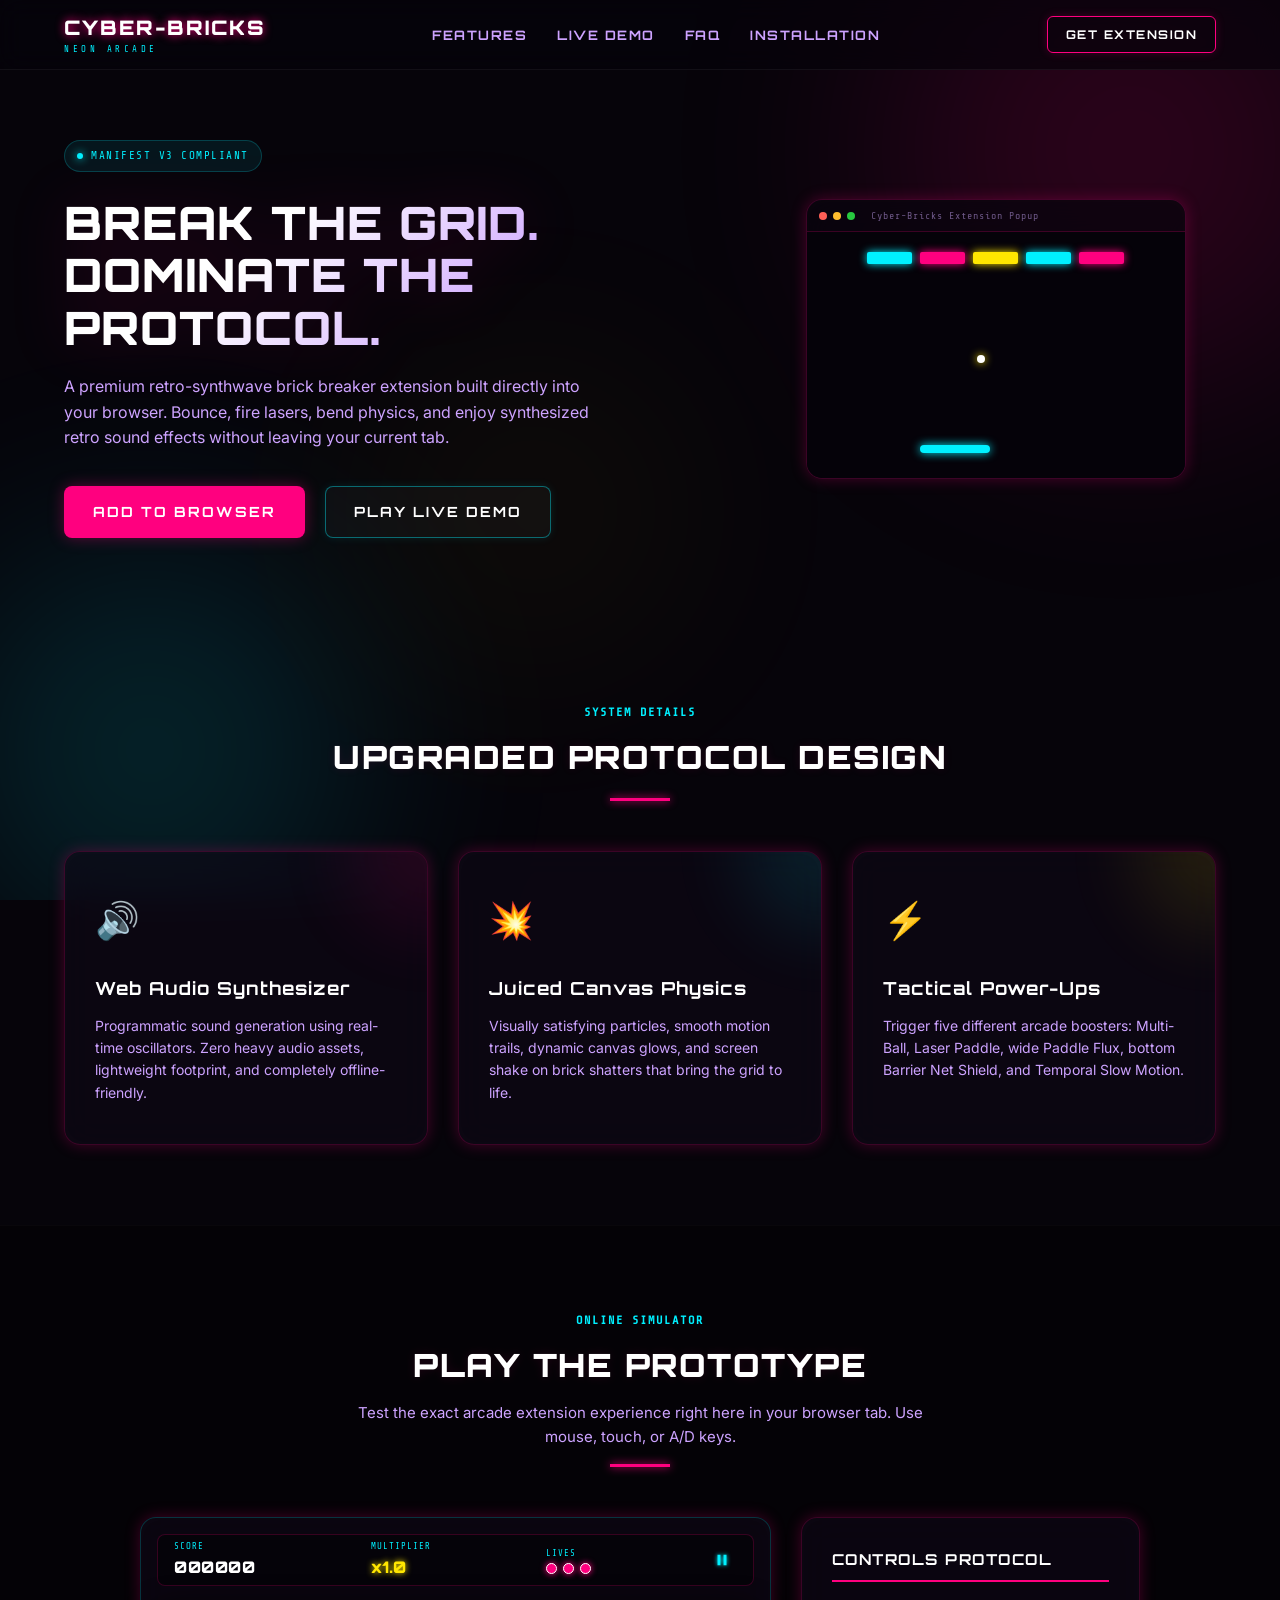
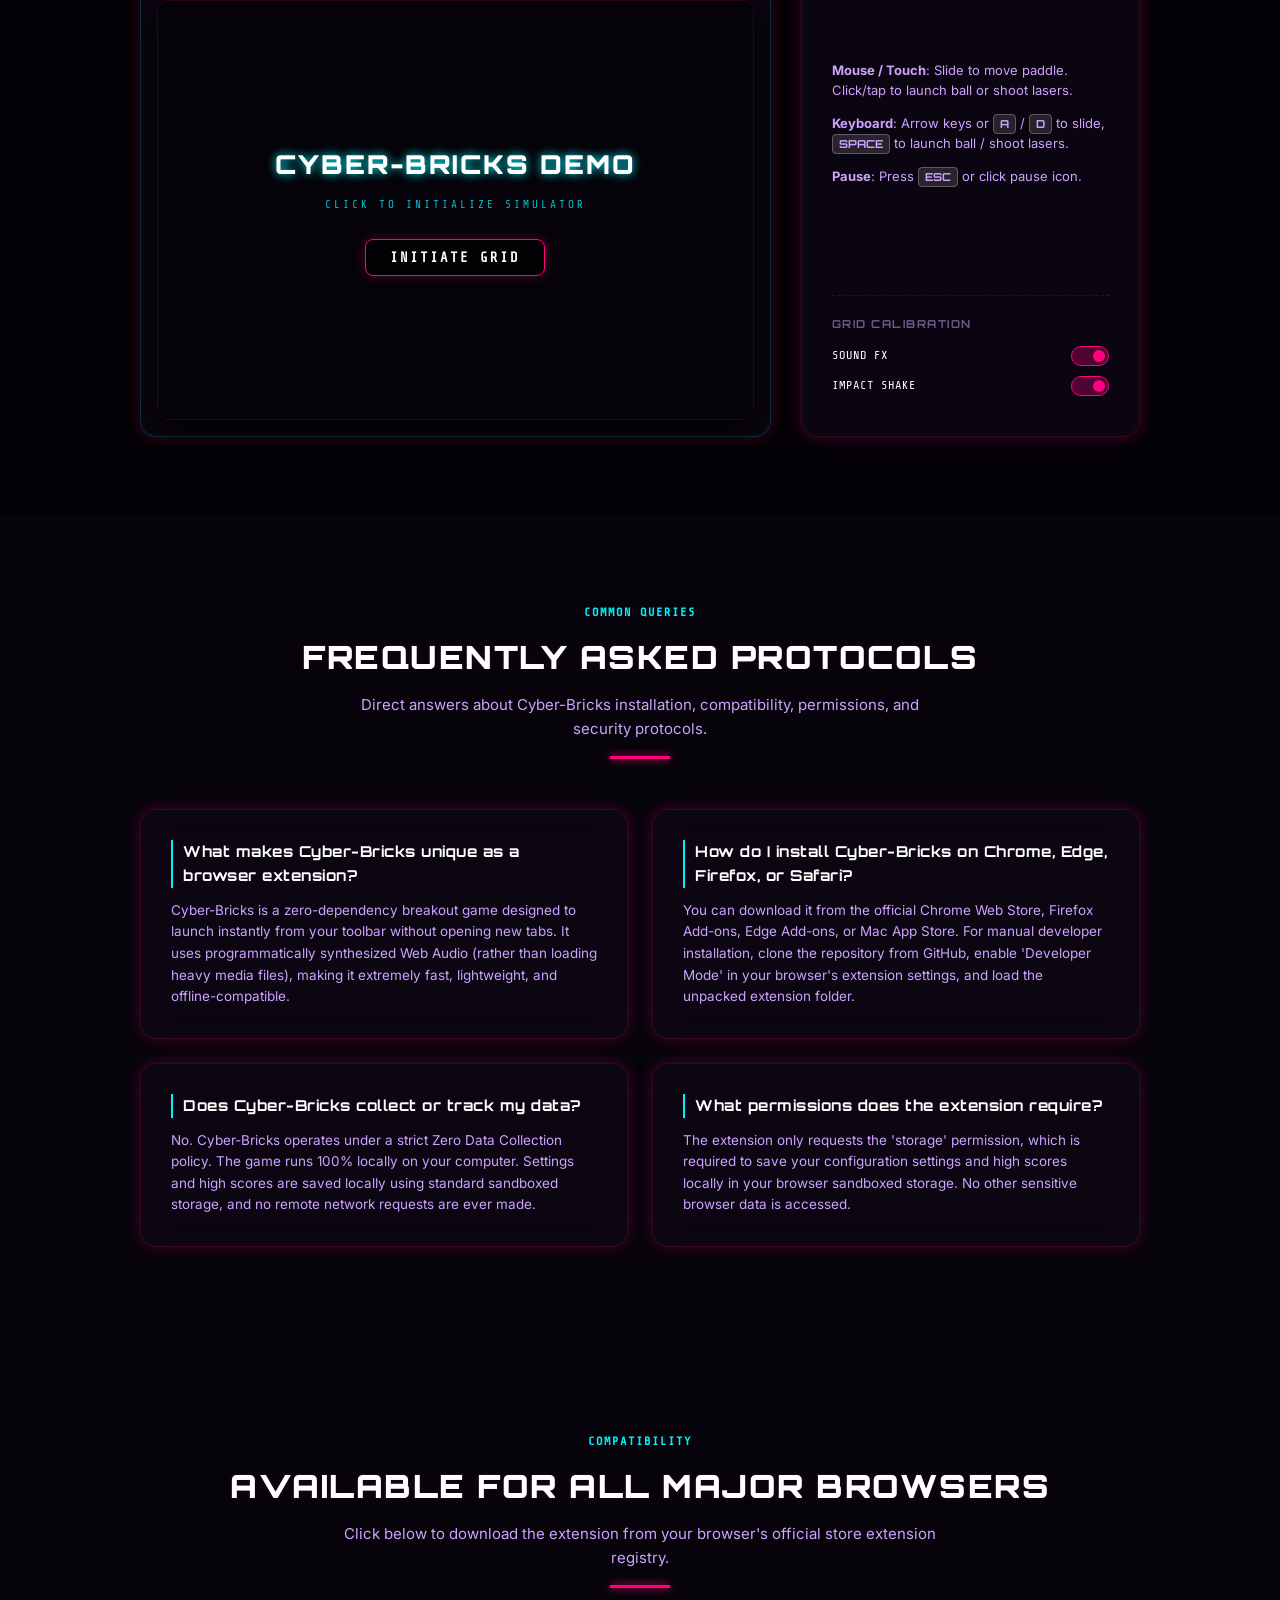
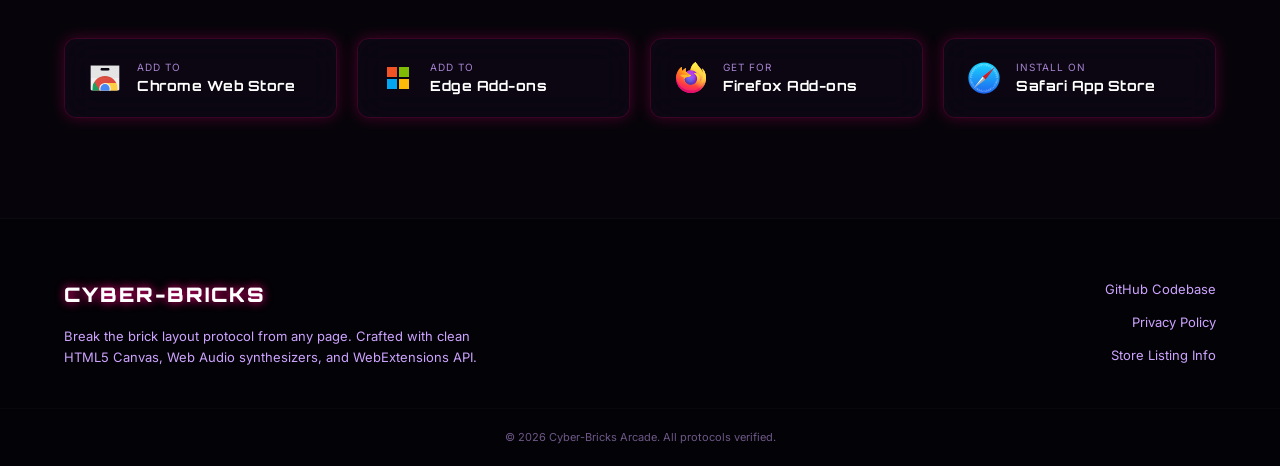
<file: website/index.html>
<!DOCTYPE html>
<html lang="en">
<head>
  <meta charset="UTF-8">
  <meta name="viewport" content="width=device-width, initial-scale=1.0">
  
  <!-- SEO Optimization -->
  <title>Cyber-Bricks: Neon Arcade | Premium Browser Extension Game</title>
  <meta name="description" content="Play Cyber-Bricks: Neon Arcade, the premium retro-synthwave brick breaker browser extension. Shatter bricks, trigger lasers, collect powerups, and enjoy retro synthesized sound effects instantly.">
  <meta name="keywords" content="brick breaker extension, retro breakout, cyberpunk game, browser game extension, chrome arcade extension, safari breakout, edge addon game, block breaker, synthesized sfx, free browser games">
  <link rel="canonical" href="https://cyber-bricks.brilworks.com/">
  
  <!-- Open Graph (OG) Tags for Social Media SEO -->
  <meta property="og:title" content="Cyber-Bricks: Neon Arcade | Premium Browser Extension Game">
  <meta property="og:description" content="Play a premium retro-synthwave brick breaker game directly from your browser extension toolbar popup or in a full screen browser tab. Free, lightweight, and offline-compatible.">
  <meta property="og:type" content="website">
  <meta property="og:url" content="https://cyber-bricks.brilworks.com/">
  <meta property="og:image" content="assets/icon-128.png">
  <meta property="og:site_name" content="Cyber-Bricks Arcade">
  
  <!-- Twitter Card Tags -->
  <meta name="twitter:card" content="summary">
  <meta name="twitter:title" content="Cyber-Bricks: Neon Arcade | Premium Browser Extension Game">
  <meta name="twitter:description" content="A premium cyberpunk brick breaker extension toolbar popup. Sound synthesizer, particle physics, and multiple power-ups.">
  <meta name="twitter:image" content="assets/icon-128.png">
  
  <!-- Mobile Styling Theme Color -->
  <meta name="theme-color" content="#0b0716">
  
  <!-- Google Fonts for futuristic cyberpunk aesthetic -->
  <link rel="preconnect" href="https://fonts.googleapis.com">
  <link rel="preconnect" href="https://fonts.gstatic.com" crossorigin>
  <link href="https://fonts.googleapis.com/css2?family=Orbitron:wght@400;700;900&family=Share+Tech+Mono&family=Inter:wght@300;400;600&display=swap" rel="stylesheet">
  
  <!-- Favicons -->
  <link rel="icon" type="image/png" sizes="16x16" href="assets/icon-16.png">
  <link rel="icon" type="image/png" sizes="48x48" href="assets/icon-48.png">
  <link rel="icon" type="image/png" sizes="128x128" href="assets/icon-128.png">
  
  <link rel="stylesheet" href="style.css">

  <!-- AEO & GEO Structured JSON-LD Metadata -->
  <script type="application/ld+json">
  {
    "@context": "https://schema.org",
    "@type": "SoftwareApplication",
    "name": "Cyber-Bricks: Neon Arcade",
    "operatingSystem": "Windows, macOS, Linux, ChromeOS",
    "applicationCategory": "BrowserExtension",
    "downloadUrl": "https://github.com/drdhavaltrivedi/cyber-bricks-neon-arcade",
    "offers": {
      "@type": "Offer",
      "price": "0.00",
      "priceCurrency": "USD"
    },
    "description": "A premium, retro-synthwave brick breaker arcade extension game with particle effects, screen shake, and programmatically synthesized Web Audio soundscapes. Playable from popup or full tab.",
    "screenshot": "https://github.com/drdhavaltrivedi/cyber-bricks-neon-arcade/raw/main/extension/assets/icon-128.png",
    "aggregateRating": {
      "@type": "AggregateRating",
      "ratingValue": "5.0",
      "ratingCount": "1"
    }
  }
  </script>

  <script type="application/ld+json">
  {
    "@context": "https://schema.org",
    "@type": "FAQPage",
    "mainEntity": [
      {
        "@type": "Question",
        "name": "What is Cyber-Bricks: Neon Arcade?",
        "acceptedAnswer": {
          "@type": "Answer",
          "text": "Cyber-Bricks: Neon Arcade is a premium browser extension breakout game styled in a futuristic cyberpunk theme. It allows you to play a retro brick-breaker game directly from your browser toolbar popup or expand to a full screen browser tab."
        }
      },
      {
        "@type": "Question",
        "name": "How do I install the extension on my browser?",
        "acceptedAnswer": {
          "@type": "Answer",
          "text": "You can install Cyber-Bricks by enabling 'Developer Mode' in your browser's extensions portal, clicking 'Load Unpacked', and selecting the downloaded repository directory. Alternatively, download it from the official Chrome Web Store, Edge Add-ons, Firefox Add-ons, or Mac App Store."
        }
      },
      {
        "@type": "Question",
        "name": "Does the game collect any personal data?",
        "acceptedAnswer": {
          "@type": "Answer",
          "text": "No, Cyber-Bricks operates under a strict Zero Data Collection policy. The game runs 100% locally on your computer. Your settings and high scores are saved locally using standard sandboxed storage, and no network requests are ever made."
        }
      },
      {
        "@type": "Question",
        "name": "What controls does the game support?",
        "acceptedAnswer": {
          "@type": "Answer",
          "text": "The game supports keyboard controls (A/D or Arrow keys to move the paddle, and SPACE to launch balls or shoot lasers), mouse movements (slide paddle horizontally), and touch drag gestures."
        }
      }
    ]
  }
  </script>
</head>
<body class="theme-magenta">
  <!-- Glowing Background Orbs -->
  <div class="glow-bg">
    <div class="orb orb-1"></div>
    <div class="orb orb-2"></div>
    <div class="orb orb-3"></div>
  </div>

  <!-- Navigation Bar -->
  <nav class="navbar">
    <div class="nav-container">
      <div class="logo">
        <span class="logo-txt">CYBER-BRICKS</span>
        <span class="logo-sub">NEON ARCADE</span>
      </div>
      <ul class="nav-links">
        <li><a href="#features">FEATURES</a></li>
        <li><a href="#demo">LIVE DEMO</a></li>
        <li><a href="#faq">FAQ</a></li>
        <li><a href="#stores">INSTALLATION</a></li>
      </ul>
      <a href="#stores" class="nav-cta">GET EXTENSION</a>
    </div>
  </nav>

  <!-- Hero Section -->
  <header class="hero">
    <div class="hero-container">
      <div class="hero-content">
        <div class="status-badge">
          <span class="pulse-dot"></span>
          <span>MANIFEST V3 COMPLIANT</span>
        </div>
        <h1>BREAK THE GRID.<br>DOMINATE THE PROTOCOL.</h1>
        <p>A premium retro-synthwave brick breaker extension built directly into your browser. Bounce, fire lasers, bend physics, and enjoy synthesized retro sound effects without leaving your current tab.</p>
        
        <div class="hero-ctas">
          <a href="#stores" class="btn btn-primary">ADD TO BROWSER</a>
          <a href="#demo" class="btn btn-secondary">PLAY LIVE DEMO</a>
        </div>
      </div>
      
      <div class="hero-preview">
        <!-- Floating glass interactive mockup -->
        <div class="mockup-frame glass-panel">
          <div class="mockup-header">
            <span class="dot-red"></span>
            <span class="dot-yellow"></span>
            <span class="dot-green"></span>
            <span class="mockup-title">Cyber-Bricks Extension Popup</span>
          </div>
          <div class="mockup-body">
            <!-- Simulated interface view -->
            <div class="mockup-grid">
              <div class="mockup-rect cyan"></div>
              <div class="mockup-rect magenta"></div>
              <div class="mockup-rect amber"></div>
              <div class="mockup-rect cyan"></div>
              <div class="mockup-rect magenta"></div>
            </div>
            <div class="mockup-ball"></div>
            <div class="mockup-paddle"></div>
          </div>
        </div>
      </div>
    </div>
  </header>

  <!-- Features Section -->
  <section id="features" class="features-section">
    <div class="section-header">
      <span class="section-tag">SYSTEM DETAILS</span>
      <h2>UPGRADED PROTOCOL DESIGN</h2>
      <div class="accent-line"></div>
    </div>
    
    <div class="features-grid">
      <!-- Card 1 -->
      <div class="feature-card glass-panel">
        <div class="card-glow magenta"></div>
        <div class="icon-box">🔊</div>
        <h3>Web Audio Synthesizer</h3>
        <p>Programmatic sound generation using real-time oscillators. Zero heavy audio assets, lightweight footprint, and completely offline-friendly.</p>
      </div>

      <!-- Card 2 -->
      <div class="feature-card glass-panel">
        <div class="card-glow aqua"></div>
        <div class="icon-box">💥</div>
        <h3>Juiced Canvas Physics</h3>
        <p>Visually satisfying particles, smooth motion trails, dynamic canvas glows, and screen shake on brick shatters that bring the grid to life.</p>
      </div>

      <!-- Card 3 -->
      <div class="feature-card glass-panel">
        <div class="card-glow amber"></div>
        <div class="icon-box">⚡</div>
        <h3>Tactical Power-Ups</h3>
        <p>Trigger five different arcade boosters: Multi-Ball, Laser Paddle, wide Paddle Flux, bottom Barrier Net Shield, and Temporal Slow Motion.</p>
      </div>
    </div>
  </section>

  <!-- Live Playable Demo Section -->
  <section id="demo" class="demo-section">
    <div class="section-header">
      <span class="section-tag">ONLINE SIMULATOR</span>
      <h2>PLAY THE PROTOTYPE</h2>
      <p>Test the exact arcade extension experience right here in your browser tab. Use mouse, touch, or A/D keys.</p>
      <div class="accent-line"></div>
    </div>

    <!-- Live Game Container -->
    <div class="demo-container">
      <div class="game-console glass-panel">
        
        <!-- HUD Bar -->
        <div class="game-hud">
          <div class="hud-item score">
            <span class="hud-label">SCORE</span>
            <span id="hud-score-value" class="hud-val">000000</span>
          </div>
          <div class="hud-item multiplier">
            <span class="hud-label">MULTIPLIER</span>
            <span id="hud-multiplier-value" class="hud-val glow-txt">x1.0</span>
          </div>
          <div class="hud-item lives">
            <span class="hud-label">LIVES</span>
            <div id="hud-lives-container" class="lives-indicators">
              <span class="heart active"></span>
              <span class="heart active"></span>
              <span class="heart active"></span>
            </div>
          </div>
          <div class="hud-item pause-action">
            <button id="btn-hud-pause" class="pause-icon-btn" title="Pause Game">
              <svg viewBox="0 0 24 24" class="svg-icon">
                <path d="M6 19h4V5H6v14zm8-14v14h4V5h-4z"/>
              </svg>
            </button>
          </div>
        </div>

        <!-- Canvas Game Wrap -->
        <div class="canvas-wrapper">
          <canvas id="game-canvas" width="600" height="420"></canvas>
          
          <!-- Web Demo Main Menu Overlay (Site specific) -->
          <div id="demo-menu-overlay" class="canvas-overlay active">
            <h2 class="overlay-title pulse">CYBER-BRICKS DEMO</h2>
            <p class="overlay-subtitle">CLICK TO INITIALIZE SIMULATOR</p>
            <div class="overlay-buttons">
              <button id="btn-start-demo" class="menu-btn primary-glow">INITIATE GRID</button>
            </div>
          </div>

          <!-- Pause Overlay -->
          <div id="overlay-pause" class="canvas-overlay">
            <h2 class="overlay-title pulse">DIAGNOSTICS PAUSED</h2>
            <div class="overlay-buttons">
              <button id="btn-resume-game" class="menu-btn primary-glow">RESUME PROCESS</button>
              <button id="btn-quit-game" class="menu-btn secondary-glow">ABORT CORE</button>
            </div>
          </div>

          <!-- Game Over Overlay -->
          <div id="overlay-gameover" class="canvas-overlay">
            <h2 class="overlay-title error-txt glow-red">SYSTEM FAIL</h2>
            <p class="overlay-subtitle">ALL CORES DEPLETED</p>
            <div class="overlay-stats">
              <div class="stat-row">
                <span>SCORE:</span>
                <span id="lbl-over-score">0</span>
              </div>
            </div>
            <div class="overlay-buttons">
              <button id="btn-restart-game" class="menu-btn primary-glow">REBOOT GRID</button>
            </div>
          </div>

          <!-- Level Completed Overlay -->
          <div id="overlay-complete" class="canvas-overlay">
            <h2 class="overlay-title success-txt glow-green">SECTOR CLEARED</h2>
            <p class="overlay-subtitle">GRID COMPLETED</p>
            <div class="overlay-stats">
              <div class="stat-row">
                <span>SCORE:</span>
                <span id="lbl-comp-score">0</span>
              </div>
            </div>
            <div class="overlay-buttons">
              <button id="btn-next-level" class="menu-btn primary-glow">NEXT SECTOR</button>
            </div>
          </div>

        </div>
      </div>
      
      <!-- Interactive side instructions -->
      <div class="demo-info glass-panel">
        <h3>CONTROLS PROTOCOL</h3>
        <ul class="control-list">
          <li><strong>Mouse / Touch</strong>: Slide to move paddle. Click/tap to launch ball or shoot lasers.</li>
          <li><strong>Keyboard</strong>: Arrow keys or <kbd>A</kbd> / <kbd>D</kbd> to slide, <kbd>SPACE</kbd> to launch ball / shoot lasers.</li>
          <li><strong>Pause</strong>: Press <kbd>ESC</kbd> or click pause icon.</li>
        </ul>

        <div class="settings-mini">
          <h4>GRID CALIBRATION</h4>
          <div class="setting-item">
            <span>SOUND FX</span>
            <label class="switch">
              <input type="checkbox" id="chk-audio" checked>
              <span class="slider round"></span>
            </label>
          </div>
          <div class="setting-item">
            <span>IMPACT SHAKE</span>
            <label class="switch">
              <input type="checkbox" id="chk-shake" checked>
              <span class="slider round"></span>
            </label>
          </div>
        </div>
      </div>
    </div>
  </section>

  <!-- FAQ Section (AEO/GEO/SEO Optimization) -->
  <section id="faq" class="faq-section">
    <div class="section-header">
      <span class="section-tag">COMMON QUERIES</span>
      <h2>FREQUENTLY ASKED PROTOCOLS</h2>
      <p>Direct answers about Cyber-Bricks installation, compatibility, permissions, and security protocols.</p>
      <div class="accent-line"></div>
    </div>
    
    <div class="faq-container">
      <div class="faq-card glass-panel">
        <h4>What makes Cyber-Bricks unique as a browser extension?</h4>
        <p>Cyber-Bricks is a zero-dependency breakout game designed to launch instantly from your toolbar without opening new tabs. It uses programmatically synthesized Web Audio (rather than loading heavy media files), making it extremely fast, lightweight, and offline-compatible.</p>
      </div>
      <div class="faq-card glass-panel">
        <h4>How do I install Cyber-Bricks on Chrome, Edge, Firefox, or Safari?</h4>
        <p>You can download it from the official Chrome Web Store, Firefox Add-ons, Edge Add-ons, or Mac App Store. For manual developer installation, clone the repository from GitHub, enable 'Developer Mode' in your browser's extension settings, and load the unpacked extension folder.</p>
      </div>
      <div class="faq-card glass-panel">
        <h4>Does Cyber-Bricks collect or track my data?</h4>
        <p>No. Cyber-Bricks operates under a strict Zero Data Collection policy. The game runs 100% locally on your computer. Settings and high scores are saved locally using standard sandboxed storage, and no remote network requests are ever made.</p>
      </div>
      <div class="faq-card glass-panel">
        <h4>What permissions does the extension require?</h4>
        <p>The extension only requests the 'storage' permission, which is required to save your configuration settings and high scores locally in your browser sandboxed storage. No other sensitive browser data is accessed.</p>
      </div>
    </div>
  </section>

  <!-- Store Listings / Download Badges Section -->
  <section id="stores" class="stores-section">
    <div class="section-header">
      <span class="section-tag">COMPATIBILITY</span>
      <h2>AVAILABLE FOR ALL MAJOR BROWSERS</h2>
      <p>Click below to download the extension from your browser's official store extension registry.</p>
      <div class="accent-line"></div>
    </div>
    <div class="store-badges">
      <a href="https://chromewebstore.google.com/detail/mnfnhlcjckpjgeobdegnicpnppmedhpo?utm_source=item-share-cb" target="_blank" class="badge-card glass-panel chrome">
        <img src="assets/chrome.svg" class="store-icon" alt="Chrome Web Store">
        <div class="badge-text">
          <span class="sub">Add to</span>
          <span class="store-name">Chrome Web Store</span>
        </div>
      </a>
      <a href="#" class="badge-card glass-panel edge">
        <img src="assets/edge.svg" class="store-icon" alt="Edge Add-ons">
        <div class="badge-text">
          <span class="sub">Add to</span>
          <span class="store-name">Edge Add-ons</span>
        </div>
      </a>
      <a href="https://addons.mozilla.org/en-US/firefox/addon/cyber-bricks-neon-arcade/" target="_blank" class="badge-card glass-panel firefox">
        <img src="assets/firefox.svg" class="store-icon" alt="Firefox Add-ons">
        <div class="badge-text">
          <span class="sub">Get for</span>
          <span class="store-name">Firefox Add-ons</span>
        </div>
      </a>
      <a href="https://apps.apple.com/in/app/bril-neon-arcade/id6776217170?mt=12" target="_blank" class="badge-card glass-panel safari">
        <img src="assets/safari.svg" class="store-icon" alt="Safari App Store">
        <div class="badge-text">
          <span class="sub">Install on</span>
          <span class="store-name">Safari App Store</span>
        </div>
      </a>
    </div>
  </section>

  <!-- Footer -->
  <footer class="footer">
    <div class="footer-container">
      <div class="footer-info">
        <div class="logo">
          <span class="logo-txt">CYBER-BRICKS</span>
        </div>
        <p>Break the brick layout protocol from any page. Crafted with clean HTML5 Canvas, Web Audio synthesizers, and WebExtensions API.</p>
      </div>
      <div class="footer-links">
        <a href="https://github.com/drdhavaltrivedi/cyber-bricks-neon-arcade" target="_blank" class="footer-link">GitHub Codebase</a>
        <a href="privacy.html" class="footer-link">Privacy Policy</a>
        <a href="#stores" class="footer-link">Store Listing Info</a>
      </div>
    </div>
    <div class="footer-bottom">
      <p>&copy; 2026 Cyber-Bricks Arcade. All protocols verified.</p>
    </div>
  </footer>

  <!-- Scripts -->
  <script src="audio.js"></script>
  <script src="game.js"></script>
  <script src="main.js"></script>
</body>
</html>
</file>
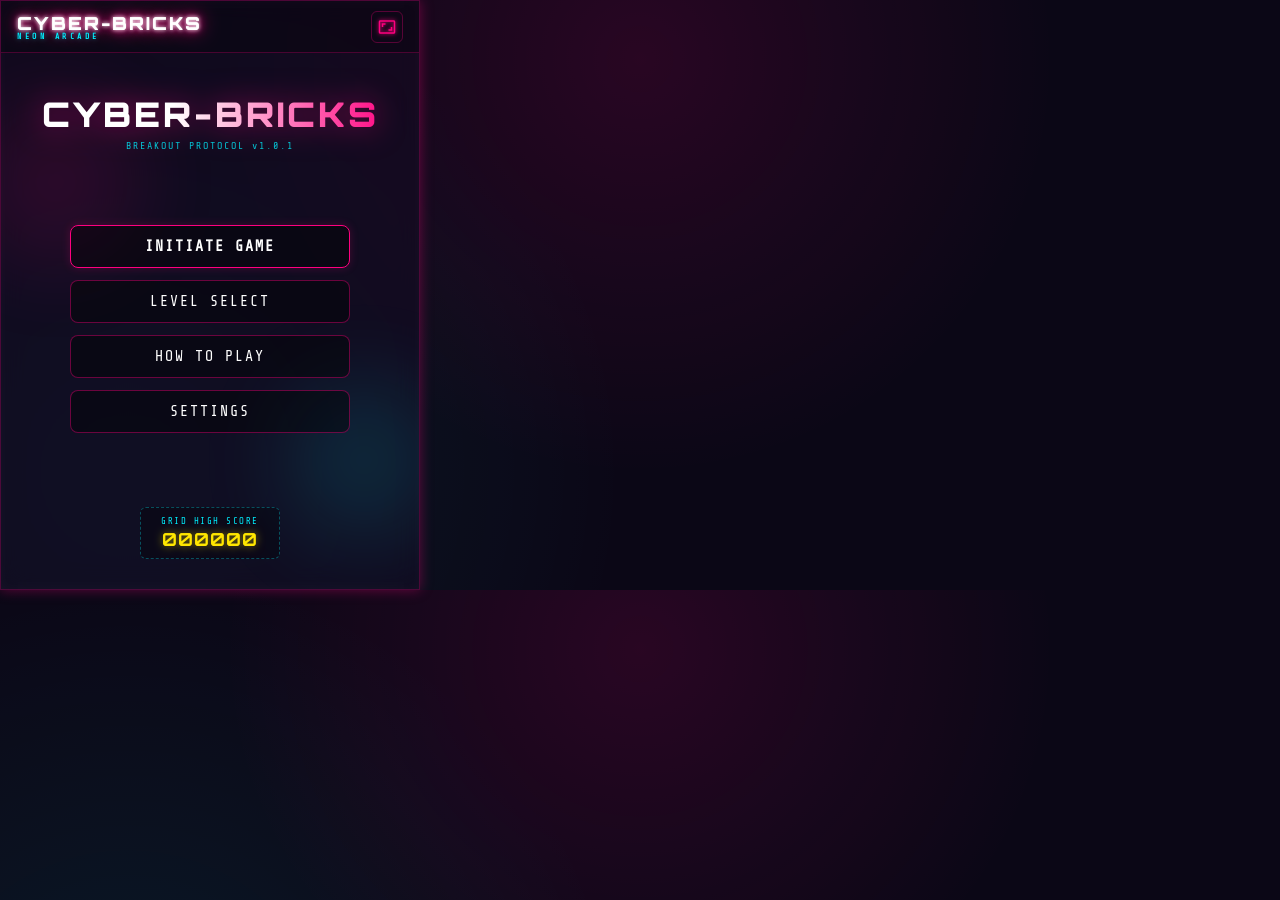
<file: extension/popup.html>
<!DOCTYPE html>
<html lang="en">
<head>
  <meta charset="UTF-8">
  <meta name="viewport" content="width=device-width, initial-scale=1.0">
  <title>Cyber-Bricks: Neon Arcade</title>
  <!-- Google Fonts for futuristic cyberpunk aesthetic -->
  <link rel="preconnect" href="https://fonts.googleapis.com">
  <link rel="preconnect" href="https://fonts.gstatic.com" crossorigin>
  <link href="https://fonts.googleapis.com/css2?family=Orbitron:wght@400;700;900&family=Share+Tech+Mono&display=swap" rel="stylesheet">
  <link rel="stylesheet" href="popup.css">
</head>
<body class="theme-magenta">
  <div id="app-container" class="glass-panel">
    <!-- Top Header Bar -->
    <header class="app-header">
      <div class="logo-container">
        <span class="logo-neon-text" id="logo-text">CYBER-BRICKS</span>
        <span class="logo-subtext">NEON ARCADE</span>
      </div>
      <div class="header-actions">
        <button id="btn-fullscreen" class="icon-btn" title="Play in Fullscreen Tab">
          <svg viewBox="0 0 24 24" class="svg-icon">
            <path d="M19 12h-2v3h-3v2h5v-5zM7 9h3V7H5v5h2V9zm14-6H3c-1.1 0-2 .9-2 2v14c0 1.1.9 2 2 2h18c1.1 0 2-.9 2-2V5c0-1.1-.9-2-2-2zm0 16H3V5h18v14z"/>
          </svg>
        </button>
      </div>
    </header>

    <!-- Main Content Panels -->
    <main class="panels-container">
      
      <!-- 1. Main Menu Screen -->
      <section id="panel-menu" class="screen-panel active">
        <div class="menu-decor">
          <div class="glow-orb magenta"></div>
          <div class="glow-orb cyan"></div>
        </div>
        <div class="menu-hero">
          <h1 class="hero-title animate-glow">CYBER-BRICKS</h1>
          <p class="hero-tagline">BREAKOUT PROTOCOL v1.0.1</p>
        </div>
        
        <div class="menu-buttons">
          <button id="btn-play-game" class="menu-btn primary-glow">INITIATE GAME</button>
          <button id="btn-level-select" class="menu-btn secondary-glow">LEVEL SELECT</button>
          <button id="btn-how-to-play" class="menu-btn secondary-glow">HOW TO PLAY</button>
          <button id="btn-settings" class="menu-btn secondary-glow">SETTINGS</button>
        </div>

        <div class="menu-stats">
          <div class="high-score-box">
            <span class="stat-label">GRID HIGH SCORE</span>
            <span id="display-high-score" class="stat-value">000,000</span>
          </div>
        </div>
      </section>

      <!-- 2. Level Select Screen -->
      <section id="panel-levels" class="screen-panel">
        <h2 class="panel-title">SECTOR SELECT</h2>
        <div class="levels-grid" id="levels-grid-container">
          <!-- Dynamically generated level cards will go here -->
        </div>
        <button id="btn-levels-back" class="menu-btn back-btn">RETURN TO MENU</button>
      </section>

      <!-- 3. Settings Screen -->
      <section id="panel-settings" class="screen-panel">
        <h2 class="panel-title">CONFIG SYSTEM</h2>
        
        <div class="settings-list">
          <!-- Sound Toggle -->
          <div class="setting-item">
            <div class="setting-info">
              <span class="setting-label">AUDIO FREQUENCY</span>
              <span class="setting-desc">Toggle synthesized sound effects</span>
            </div>
            <label class="switch">
              <input type="checkbox" id="chk-audio" checked>
              <span class="slider round"></span>
            </label>
          </div>

          <!-- Volume Control -->
          <div class="setting-item">
            <div class="setting-info">
              <span class="setting-label">VOLUME</span>
              <span class="setting-desc">Adjust game audio gain</span>
            </div>
            <div class="range-container">
              <input type="range" id="rng-volume" min="0" max="100" value="50" class="neon-range">
              <span id="lbl-volume" class="range-value">50%</span>
            </div>
          </div>

          <!-- Screenshake Toggle -->
          <div class="setting-item">
            <div class="setting-info">
              <span class="setting-label">IMPACT SHAKE</span>
              <span class="setting-desc">Camera shake on wall/brick impact</span>
            </div>
            <label class="switch">
              <input type="checkbox" id="chk-shake" checked>
              <span class="slider round"></span>
            </label>
          </div>

          <!-- Theme Selector -->
          <div class="setting-item vertical">
            <span class="setting-label">COLOR MATRIX</span>
            <div class="theme-options">
              <button id="btn-theme-magenta" class="theme-opt active" data-theme="magenta" title="Cyber Magenta">
                <span class="dot magenta"></span>Magenta
              </button>
              <button id="btn-theme-aqua" class="theme-opt" data-theme="aqua" title="Aqua Grid">
                <span class="dot aqua"></span>Aqua
              </button>
              <button id="btn-theme-amber" class="theme-opt" data-theme="amber" title="Amber Synth">
                <span class="dot amber"></span>Amber
              </button>
              <button id="btn-theme-emerald" class="theme-opt" data-theme="emerald" title="Emerald Circuit">
                <span class="dot emerald"></span>Emerald
              </button>
            </div>
          </div>
        </div>

        <button id="btn-settings-back" class="menu-btn back-btn">APPLY & RETURN</button>
      </section>

      <!-- 4. How to Play Screen -->
      <section id="panel-howto" class="screen-panel">
        <h2 class="panel-title">TUTORIAL FILE</h2>
        
        <div class="howto-content scrollable">
          <div class="howto-section">
            <h3>CONTROLS</h3>
            <p><span class="key-cap">←</span> <span class="key-cap">→</span> / <span class="key-cap">A</span> <span class="key-cap">D</span> : Navigate paddle left and right</p>
            <p><span class="key-cap">SPACE / CLICK</span> : Launch ball / Shoot lasers</p>
            <p><span class="key-cap">MOUSE / TOUCH</span> : Move paddle (click/tap to launch ball/shoot lasers)</p>
            <p><span class="key-cap">P</span> / <span class="key-cap">ESC</span> : Pause game diagnostics</p>
          </div>
          
          <div class="howto-section">
            <h3>POWER-UPS</h3>
            <ul class="powerup-list">
              <li><span class="p-icon multi">■</span> <span class="p-name">MULTI-BALL</span>: Splits active balls into three</li>
              <li><span class="p-icon laser">■</span> <span class="p-name">LASER CANNON</span>: Fire energy bursts with SPACE / CLICK</li>
              <li><span class="p-icon wide">■</span> <span class="p-name">PADDLE FLUX</span>: Increase width of your paddle</li>
              <li><span class="p-icon shield">■</span> <span class="p-name">NET SHIELD</span>: Temporary barrier at bottom edge</li>
              <li><span class="p-icon slow">■</span> <span class="p-name">TEMPORAL SLOW</span>: Dilate time to slow ball speed</li>
            </ul>
          </div>
        </div>

        <button id="btn-howto-back" class="menu-btn back-btn">RETURN TO MENU</button>
      </section>

      <!-- 5. Game Arena Screen -->
      <section id="panel-game" class="screen-panel">
        <!-- Game HUD -->
        <div class="game-hud">
          <div class="hud-item score">
            <span class="hud-label">SCORE</span>
            <span id="hud-score-value" class="hud-val">000000</span>
          </div>
          <div class="hud-item multiplier">
            <span class="hud-label">MULTIPLIER</span>
            <span id="hud-multiplier-value" class="hud-val glow-txt">x1</span>
          </div>
          <div class="hud-item lives">
            <span class="hud-label">LIVES</span>
            <div id="hud-lives-container" class="lives-indicators">
              <!-- Hearts or dots representing lives -->
              <span class="heart active"></span>
              <span class="heart active"></span>
              <span class="heart active"></span>
            </div>
          </div>
          <div class="hud-item pause-action">
            <button id="btn-hud-pause" class="pause-icon-btn" title="Pause Game">
              <svg viewBox="0 0 24 24" class="svg-icon">
                <path d="M6 19h4V5H6v14zm8-14v14h4V5h-4z"/>
              </svg>
            </button>
          </div>
        </div>

        <!-- Canvas Game Window -->
        <div class="canvas-wrapper">
          <canvas id="game-canvas" width="600" height="420"></canvas>
          
          <!-- Screen Overlays inside Arena -->
          
          <!-- Pause Overlay -->
          <div id="overlay-pause" class="canvas-overlay">
            <h2 class="overlay-title pulse">DIAGNOSTICS PAUSED</h2>
            <div class="overlay-buttons">
              <button id="btn-resume-game" class="menu-btn primary-glow">RESUME PROCESS</button>
              <button id="btn-quit-game" class="menu-btn secondary-glow">ABORT MISSION</button>
            </div>
          </div>

          <!-- Game Over Overlay -->
          <div id="overlay-gameover" class="canvas-overlay">
            <h2 class="overlay-title error-txt glow-red">SYSTEM FAIL</h2>
            <p class="overlay-subtitle">ALL LIVES DEPLETED</p>
            <div class="overlay-stats">
              <div class="stat-row">
                <span>FINAL SCORE:</span>
                <span id="lbl-over-score">0</span>
              </div>
              <div class="stat-row">
                <span>SECTOR REACHED:</span>
                <span id="lbl-over-level">1</span>
              </div>
            </div>
            <div class="overlay-buttons">
              <button id="btn-restart-game" class="menu-btn primary-glow">REBOOT GRID</button>
              <button id="btn-gameover-quit" class="menu-btn secondary-glow">MENU CORE</button>
            </div>
          </div>

          <!-- Level Completed Overlay -->
          <div id="overlay-complete" class="canvas-overlay">
            <h2 class="overlay-title success-txt glow-green">SECTOR CLEARED</h2>
            <p class="overlay-subtitle">MATRIX STABILIZED</p>
            <div class="overlay-stats">
              <div class="stat-row">
                <span>SCORE MULTIPLIER:</span>
                <span id="lbl-comp-multiplier">x1.5</span>
              </div>
              <div class="stat-row">
                <span>ACCUMULATED SCORE:</span>
                <span id="lbl-comp-score">0</span>
              </div>
            </div>
            <div class="overlay-buttons">
              <button id="btn-next-level" class="menu-btn primary-glow">NEXT SECTOR</button>
              <button id="btn-complete-quit" class="menu-btn secondary-glow">MENU CORE</button>
            </div>
          </div>
          
        </div>
      </section>

    </main>
  </div>

  <!-- Loading scripts -->
  <script src="audio.js"></script>
  <script src="game.js"></script>
  <script src="popup.js"></script>
</body>
</html>
</file>
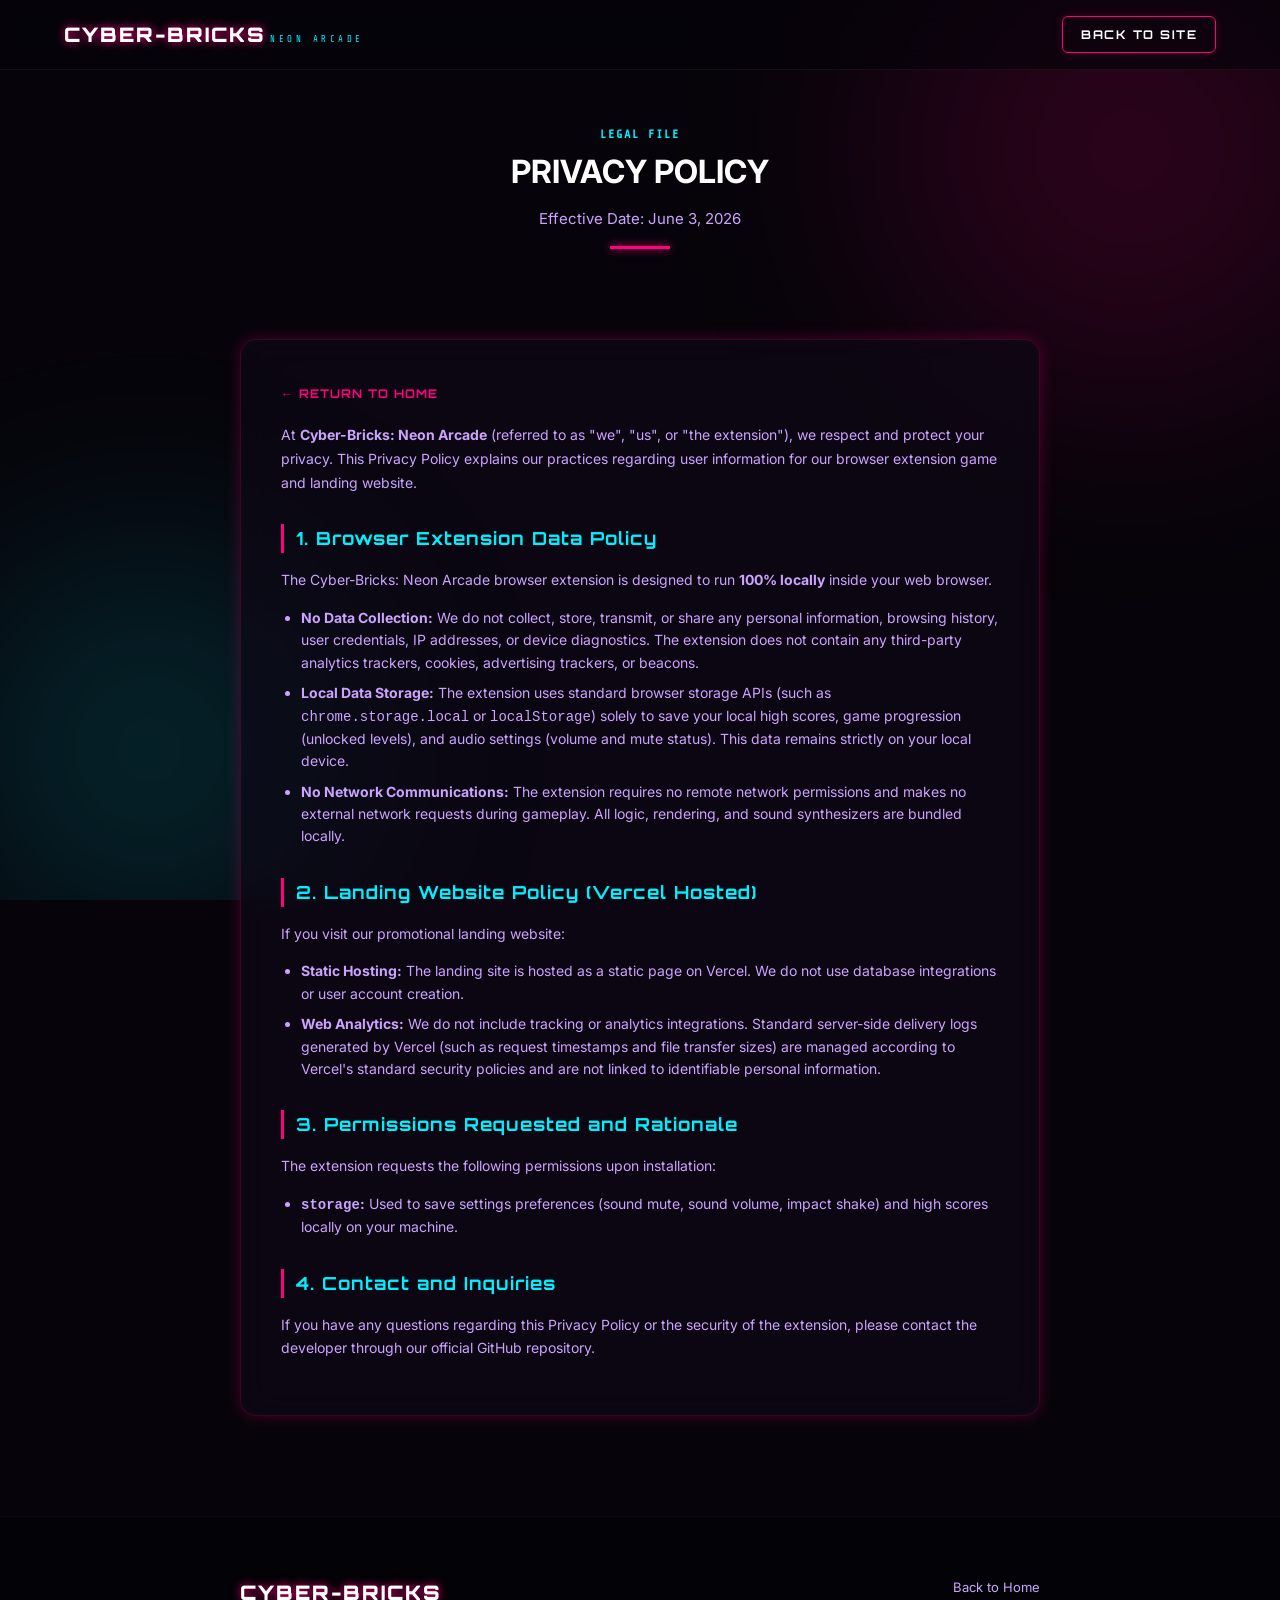
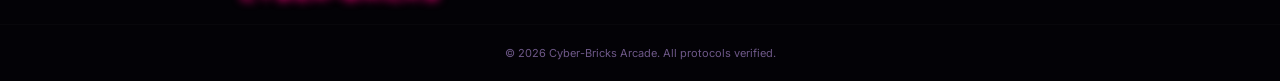
<file: website/privacy.html>
<!DOCTYPE html>
<html lang="en">
<head>
  <meta charset="UTF-8">
  <meta name="viewport" content="width=device-width, initial-scale=1.0">
  <title>Privacy Policy | Cyber-Bricks: Neon Arcade</title>
  
  <!-- Google Fonts -->
  <link rel="preconnect" href="https://fonts.googleapis.com">
  <link rel="preconnect" href="https://fonts.gstatic.com" crossorigin>
  <link href="https://fonts.googleapis.com/css2?family=Orbitron:wght@700;900&family=Share+Tech+Mono&family=Inter:wght@300;400;600&display=swap" rel="stylesheet">
  <!-- Favicons -->
  <link rel="icon" type="image/png" sizes="16x16" href="assets/icon-16.png">
  <link rel="icon" type="image/png" sizes="48x48" href="assets/icon-48.png">
  <link rel="icon" type="image/png" sizes="128x128" href="assets/icon-128.png">
  
  <link rel="stylesheet" href="style.css">
  <style>
    /* Content wrapper customization */
    .privacy-hero {
      padding: 120px 0 40px 0;
      text-align: center;
    }
    .privacy-body {
      width: 90%;
      max-width: 800px;
      margin: 0 auto 100px auto;
      padding: 40px;
    }
    .privacy-body h2 {
      font-family: var(--font-orbitron);
      font-size: 18px;
      color: var(--secondary-color);
      margin: 30px 0 15px 0;
      letter-spacing: 1px;
      border-left: 3px solid var(--primary-color);
      padding-left: 12px;
    }
    .privacy-body p {
      font-size: 14px;
      color: var(--text-secondary);
      margin-bottom: 15px;
      line-height: 1.7;
    }
    .privacy-body ul {
      margin-bottom: 20px;
      padding-left: 20px;
      color: var(--text-secondary);
      font-size: 14px;
    }
    .privacy-body li {
      margin-bottom: 8px;
    }
    .back-nav {
      font-family: var(--font-orbitron);
      font-size: 12px;
      letter-spacing: 1px;
      color: var(--primary-color);
      text-decoration: none;
      display: inline-flex;
      align-items: center;
      margin-bottom: 20px;
      font-weight: bold;
    }
    .back-nav:hover {
      text-shadow: 0 0 8px var(--primary-color);
    }
  </style>
</head>
<body class="theme-magenta">
  <!-- Glowing Background Orbs -->
  <div class="glow-bg">
    <div class="orb orb-1"></div>
    <div class="orb orb-2"></div>
  </div>

  <!-- Navigation Bar -->
  <nav class="navbar">
    <div class="nav-container">
      <div class="logo">
        <a href="index.html" style="text-decoration: none;">
          <span class="logo-txt">CYBER-BRICKS</span>
          <span class="logo-sub">NEON ARCADE</span>
        </a>
      </div>
      <a href="index.html" class="nav-cta">BACK TO SITE</a>
    </div>
  </nav>

  <!-- Hero -->
  <header class="privacy-hero">
    <div class="section-header">
      <span class="section-tag">LEGAL FILE</span>
      <h1>PRIVACY POLICY</h1>
      <p>Effective Date: June 3, 2026</p>
      <div class="accent-line"></div>
    </div>
  </header>

  <!-- Policy Body -->
  <main class="privacy-body glass-panel">
    <a href="index.html" class="back-nav">← RETURN TO HOME</a>
    
    <p>At <strong>Cyber-Bricks: Neon Arcade</strong> (referred to as "we", "us", or "the extension"), we respect and protect your privacy. This Privacy Policy explains our practices regarding user information for our browser extension game and landing website.</p>

    <h2>1. Browser Extension Data Policy</h2>
    <p>The Cyber-Bricks: Neon Arcade browser extension is designed to run <strong>100% locally</strong> inside your web browser.</p>
    
    <ul>
      <li><strong>No Data Collection:</strong> We do not collect, store, transmit, or share any personal information, browsing history, user credentials, IP addresses, or device diagnostics. The extension does not contain any third-party analytics trackers, cookies, advertising trackers, or beacons.</li>
      <li><strong>Local Data Storage:</strong> The extension uses standard browser storage APIs (such as <code>chrome.storage.local</code> or <code>localStorage</code>) solely to save your local high scores, game progression (unlocked levels), and audio settings (volume and mute status). This data remains strictly on your local device.</li>
      <li><strong>No Network Communications:</strong> The extension requires no remote network permissions and makes no external network requests during gameplay. All logic, rendering, and sound synthesizers are bundled locally.</li>
    </ul>

    <h2>2. Landing Website Policy (Vercel Hosted)</h2>
    <p>If you visit our promotional landing website:</p>
    <ul>
      <li><strong>Static Hosting:</strong> The landing site is hosted as a static page on Vercel. We do not use database integrations or user account creation.</li>
      <li><strong>Web Analytics:</strong> We do not include tracking or analytics integrations. Standard server-side delivery logs generated by Vercel (such as request timestamps and file transfer sizes) are managed according to Vercel's standard security policies and are not linked to identifiable personal information.</li>
    </ul>

    <h2>3. Permissions Requested and Rationale</h2>
    <p>The extension requests the following permissions upon installation:</p>
    <ul>
      <li><strong><code>storage</code>:</strong> Used to save settings preferences (sound mute, sound volume, impact shake) and high scores locally on your machine.</li>
    </ul>

    <h2>4. Contact and Inquiries</h2>
    <p>If you have any questions regarding this Privacy Policy or the security of the extension, please contact the developer through our official GitHub repository.</p>
  </main>

  <!-- Footer -->
  <footer class="footer">
    <div class="footer-container" style="display: flex; justify-content: space-between; width: 90%; max-width: 800px; margin: 0 auto;">
      <div class="footer-info">
        <div class="logo">
          <span class="logo-txt">CYBER-BRICKS</span>
        </div>
      </div>
      <div class="footer-links" style="align-items: flex-end;">
        <a href="index.html" class="footer-link">Back to Home</a>
      </div>
    </div>
    <div class="footer-bottom">
      <p>&copy; 2026 Cyber-Bricks Arcade. All protocols verified.</p>
    </div>
  </footer>
</body>
</html>
</file>
<file: website/style.css>
/* CYBER-BRICKS WEBSITE STYLE */

:root {
  --bg-color: #06040a;
  --primary-color: #ff007f;
  --primary-rgb: 255, 0, 127;
  --secondary-color: #00f0ff;
  --secondary-rgb: 0, 240, 255;
  --accent-color: #ffe600;
  
  --panel-bg: rgba(14, 8, 22, 0.65);
  --border-color: rgba(255, 0, 127, 0.2);
  --border-glow: 0 0 15px rgba(255, 0, 127, 0.25);
  
  --text-primary: #ffffff;
  --text-secondary: #cda3ff;
  --text-muted: #6e5888;
  
  --font-orbitron: 'Orbitron', sans-serif;
  --font-mono: 'Share Tech Mono', monospace;
  --font-sans: 'Inter', sans-serif;
  
  --transition: 0.3s cubic-bezier(0.25, 0.8, 0.25, 1);
}

/* --- Base Resets --- */
* {
  box-sizing: border-box;
  margin: 0;
  padding: 0;
  scroll-behavior: smooth;
}

body {
  background-color: var(--bg-color);
  color: var(--text-primary);
  font-family: var(--font-sans);
  overflow-x: hidden;
  line-height: 1.6;
}

/* --- Glowing Orbs Background --- */
.glow-bg {
  position: fixed;
  top: 0;
  left: 0;
  width: 100vw;
  height: 100vh;
  z-index: -2;
  overflow: hidden;
  pointer-events: none;
}

.orb {
  position: absolute;
  border-radius: 50%;
  filter: blur(120px);
  opacity: 0.15;
}

.orb-1 {
  width: 500px;
  height: 500px;
  background: var(--primary-color);
  top: -100px;
  right: -100px;
  animation: float-orb 15s infinite alternate;
}

.orb-2 {
  width: 400px;
  height: 400px;
  background: var(--secondary-color);
  bottom: -50px;
  left: -50px;
  animation: float-orb 18s infinite alternate-reverse;
}

.orb-3 {
  width: 300px;
  height: 300px;
  background: var(--accent-color);
  top: 40%;
  left: 30%;
  opacity: 0.05;
}

@keyframes float-orb {
  0% { transform: translate(0, 0) scale(1); }
  100% { transform: translate(60px, 40px) scale(1.15); }
}

/* --- Glassmorphic Panels --- */
.glass-panel {
  background: var(--panel-bg);
  backdrop-filter: blur(16px);
  -webkit-backdrop-filter: blur(16px);
  border: 1px solid var(--border-color);
  box-shadow: var(--border-glow), inset 0 0 15px rgba(255, 255, 255, 0.02);
  border-radius: 16px;
  transition: all var(--transition);
}

.glass-panel:hover {
  border-color: rgba(var(--primary-rgb), 0.35);
  box-shadow: 0 10px 30px rgba(var(--primary-rgb), 0.2), inset 0 0 15px rgba(255, 255, 255, 0.03);
}

/* --- Navigation Bar --- */
.navbar {
  position: fixed;
  top: 0;
  left: 0;
  width: 100%;
  height: 70px;
  background: rgba(6, 4, 10, 0.7);
  backdrop-filter: blur(12px);
  -webkit-backdrop-filter: blur(12px);
  border-bottom: 1px solid rgba(255, 255, 255, 0.05);
  z-index: 100;
  display: flex;
  align-items: center;
}

.nav-container {
  width: 90%;
  max-width: 1200px;
  margin: 0 auto;
  display: flex;
  justify-content: space-between;
  align-items: center;
}

.logo {
  display: flex;
  flex-direction: column;
}

.logo-txt {
  font-family: var(--font-orbitron);
  font-weight: 900;
  font-size: 20px;
  letter-spacing: 2px;
  color: #fff;
  text-shadow: 0 0 10px var(--primary-color);
}

.logo-sub {
  font-family: var(--font-mono);
  font-size: 9px;
  letter-spacing: 3.5px;
  color: var(--secondary-color);
  margin-top: -2px;
}

.nav-links {
  display: flex;
  list-style: none;
  gap: 30px;
}

.nav-links a {
  text-decoration: none;
  color: var(--text-secondary);
  font-size: 13px;
  font-family: var(--font-orbitron);
  font-weight: 700;
  letter-spacing: 1.5px;
  transition: color var(--transition);
}

.nav-links a:hover {
  color: var(--secondary-color);
  text-shadow: 0 0 8px rgba(var(--secondary-rgb), 0.5);
}

.nav-cta {
  text-decoration: none;
  font-family: var(--font-orbitron);
  font-weight: 700;
  font-size: 12px;
  letter-spacing: 1.5px;
  color: #fff;
  background: transparent;
  border: 1px solid var(--primary-color);
  padding: 8px 18px;
  border-radius: 6px;
  box-shadow: 0 0 10px rgba(var(--primary-rgb), 0.2);
  transition: all var(--transition);
}

.nav-cta:hover {
  background: var(--primary-color);
  box-shadow: 0 0 20px rgba(var(--primary-rgb), 0.5);
  transform: translateY(-2px);
}

/* --- Hero Section --- */
.hero {
  padding: 140px 0 80px 0;
  position: relative;
}

.hero-container {
  width: 90%;
  max-width: 1200px;
  margin: 0 auto;
  display: grid;
  grid-template-columns: 1.2fr 0.8fr;
  gap: 50px;
  align-items: center;
}

.status-badge {
  display: inline-flex;
  align-items: center;
  gap: 8px;
  background: rgba(var(--secondary-rgb), 0.08);
  border: 1px solid rgba(var(--secondary-rgb), 0.2);
  padding: 6px 12px;
  border-radius: 20px;
  font-family: var(--font-mono);
  font-size: 11px;
  letter-spacing: 1.5px;
  color: var(--secondary-color);
  margin-bottom: 24px;
}

.pulse-dot {
  width: 6px;
  height: 6px;
  background: var(--secondary-color);
  border-radius: 50%;
  box-shadow: 0 0 8px var(--secondary-color);
  animation: pulse 1.5s infinite;
}

@keyframes pulse {
  0% { transform: scale(0.9); opacity: 0.5; }
  50% { transform: scale(1.2); opacity: 1; }
  100% { transform: scale(0.9); opacity: 0.5; }
}

.hero-content h1 {
  font-family: var(--font-orbitron);
  font-weight: 900;
  font-size: 46px;
  line-height: 1.15;
  letter-spacing: 1px;
  margin-bottom: 20px;
  background: linear-gradient(135deg, #fff 30%, var(--text-secondary) 70%, var(--primary-color) 100%);
  -webkit-background-clip: text;
  -webkit-text-fill-color: transparent;
  filter: drop-shadow(0 0 30px rgba(var(--primary-rgb), 0.15));
}

.hero-content p {
  font-size: 16px;
  color: var(--text-secondary);
  margin-bottom: 35px;
  max-width: 550px;
}

.hero-ctas {
  display: flex;
  gap: 20px;
}

.btn {
  text-decoration: none;
  font-family: var(--font-orbitron);
  font-weight: 700;
  font-size: 14px;
  letter-spacing: 2px;
  padding: 14px 28px;
  border-radius: 8px;
  transition: all var(--transition);
  display: inline-block;
}

.btn-primary {
  color: #fff;
  background: var(--primary-color);
  box-shadow: 0 0 15px rgba(var(--primary-rgb), 0.35);
  border: 1px solid transparent;
}

.btn-primary:hover {
  transform: translateY(-3px);
  box-shadow: 0 0 25px rgba(var(--primary-rgb), 0.6);
  background: #ff1a8c;
}

.btn-secondary {
  color: #fff;
  background: rgba(255,255,255,0.03);
  border: 1px solid rgba(var(--secondary-rgb), 0.4);
  box-shadow: 0 0 10px rgba(var(--secondary-rgb), 0.1);
}

.btn-secondary:hover {
  transform: translateY(-3px);
  background: rgba(var(--secondary-rgb), 0.1);
  border-color: var(--secondary-color);
  box-shadow: 0 0 20px rgba(var(--secondary-rgb), 0.3);
}

/* Hero Live Mockup Frame */
.hero-preview {
  display: flex;
  justify-content: center;
}

.mockup-frame {
  width: 100%;
  max-width: 380px;
  height: 280px;
  display: flex;
  flex-direction: column;
  overflow: hidden;
  animation: float-mockup 6s ease-in-out infinite alternate;
}

@keyframes float-mockup {
  0% { transform: translateY(0px) rotate(1deg); }
  100% { transform: translateY(-15px) rotate(-1deg); }
}

.mockup-header {
  height: 32px;
  background: rgba(0,0,0,0.3);
  border-bottom: 1px solid var(--border-color);
  display: flex;
  align-items: center;
  padding: 0 12px;
  gap: 6px;
}

.mockup-header span[class^="dot-"] {
  width: 8px;
  height: 8px;
  border-radius: 50%;
  display: inline-block;
}
.dot-red { background: #ff5f56; }
.dot-yellow { background: #ffbd2e; }
.dot-green { background: #27c93f; }

.mockup-title {
  font-family: var(--font-mono);
  font-size: 10px;
  color: var(--text-muted);
  margin-left: 10px;
  letter-spacing: 1px;
}

.mockup-body {
  flex-grow: 1;
  background: #050209;
  position: relative;
  padding: 20px;
}

.mockup-grid {
  display: flex;
  gap: 8px;
  justify-content: center;
}

.mockup-rect {
  width: 45px;
  height: 12px;
  border-radius: 2px;
  box-shadow: 0 0 5px rgba(255,255,255,0.1);
}
.mockup-rect.cyan { background: var(--secondary-color); box-shadow: 0 0 8px var(--secondary-color); }
.mockup-rect.magenta { background: var(--primary-color); box-shadow: 0 0 8px var(--primary-color); }
.mockup-rect.amber { background: var(--accent-color); box-shadow: 0 0 8px var(--accent-color); }

.mockup-ball {
  width: 8px;
  height: 8px;
  background: #fff;
  border-radius: 50%;
  position: absolute;
  top: 50%;
  left: 45%;
  box-shadow: 0 0 8px var(--accent-color);
  animation: mock-ball-move 4s infinite alternate linear;
}

.mockup-paddle {
  width: 70px;
  height: 8px;
  background: var(--secondary-color);
  border-radius: 4px;
  position: absolute;
  bottom: 25px;
  left: 30%;
  box-shadow: 0 0 10px var(--secondary-color);
  animation: mock-paddle-move 4s infinite alternate ease-in-out;
}

@keyframes mock-ball-move {
  0% { top: 30%; left: 30%; }
  33% { top: 78%; left: 52%; }
  66% { top: 20%; left: 80%; }
  100% { top: 50%; left: 45%; }
}

@keyframes mock-paddle-move {
  0% { left: 15%; }
  50% { left: 45%; }
  100% { left: 30%; }
}

/* --- Section Headers --- */
.section-header {
  text-align: center;
  margin-bottom: 50px;
}

.section-tag {
  font-family: var(--font-mono);
  font-size: 12px;
  letter-spacing: 2px;
  color: var(--secondary-color);
  font-weight: bold;
}

.section-header h2 {
  font-family: var(--font-orbitron);
  font-weight: 900;
  font-size: 32px;
  letter-spacing: 1.5px;
  margin-top: 8px;
  text-shadow: 0 0 10px rgba(var(--primary-rgb), 0.1);
}

.section-header p {
  color: var(--text-secondary);
  font-size: 15px;
  max-width: 600px;
  margin: 10px auto 0 auto;
}

.accent-line {
  width: 60px;
  height: 3px;
  background: var(--primary-color);
  margin: 15px auto 0 auto;
  box-shadow: 0 0 8px var(--primary-color);
}

/* --- Features Section --- */
.features-section {
  padding: 80px 0;
  width: 90%;
  max-width: 1200px;
  margin: 0 auto;
}

.features-grid {
  display: grid;
  grid-template-columns: repeat(3, 1fr);
  gap: 30px;
}

.feature-card {
  padding: 40px 30px;
  position: relative;
  overflow: hidden;
  text-align: left;
}

.card-glow {
  position: absolute;
  top: -80px;
  right: -80px;
  width: 160px;
  height: 160px;
  border-radius: 50%;
  filter: blur(40px);
  opacity: 0.1;
  transition: opacity var(--transition);
}
.card-glow.magenta { background: var(--primary-color); }
.card-glow.aqua { background: var(--secondary-color); }
.card-glow.amber { background: var(--accent-color); }

.feature-card:hover .card-glow {
  opacity: 0.22;
}

.icon-box {
  font-size: 36px;
  margin-bottom: 24px;
}

.feature-card h3 {
  font-family: var(--font-orbitron);
  font-weight: 700;
  font-size: 18px;
  letter-spacing: 1px;
  margin-bottom: 12px;
  color: #fff;
}

.feature-card p {
  font-size: 14px;
  color: var(--text-secondary);
  line-height: 1.6;
}

/* --- Live Demo Section --- */
.demo-section {
  padding: 80px 0;
  background: rgba(0,0,0,0.3);
  border-top: 1px solid rgba(255,255,255,0.02);
  border-bottom: 1px solid rgba(255,255,255,0.02);
}

.demo-container {
  width: 90%;
  max-width: 1000px;
  margin: 0 auto;
  display: grid;
  grid-template-columns: 1.3fr 0.7fr;
  gap: 30px;
}

.game-console {
  padding: 16px;
  display: flex;
  flex-direction: column;
  justify-content: space-between;
  height: 520px;
  border-color: rgba(var(--secondary-rgb), 0.2);
}

/* Reuse extension styles for console game HUD */
.game-hud {
  display: flex;
  justify-content: space-between;
  background: rgba(0, 0, 0, 0.4);
  border: 1px solid var(--border-color);
  border-radius: 8px;
  padding: 8px 16px;
  margin-bottom: 14px;
  height: 52px;
}

.hud-item {
  display: flex;
  flex-direction: column;
  justify-content: center;
}

.hud-label {
  font-size: 9px;
  font-family: var(--font-mono);
  letter-spacing: 1px;
  color: var(--secondary-color);
  margin-bottom: 2px;
}

.hud-val {
  font-size: 16px;
  font-family: var(--font-orbitron);
  font-weight: 900;
  color: #fff;
  letter-spacing: 0.5px;
}

.hud-val.glow-txt {
  color: var(--accent-color);
  text-shadow: 0 0 6px var(--accent-color);
}

.lives-indicators {
  display: flex;
  gap: 6px;
}

.heart {
  width: 11px;
  height: 11px;
  border-radius: 50%;
  background: rgba(255, 255, 255, 0.12);
  border: 1px solid rgba(255, 255, 255, 0.25);
  transition: all 0.3s;
}

.heart.active {
  background: var(--primary-color);
  border-color: #fff;
  box-shadow: 0 0 6px var(--primary-color);
}

.pause-icon-btn {
  background: transparent;
  border: none;
  cursor: pointer;
  padding: 6px;
  display: flex;
  align-items: center;
  justify-content: center;
  border-radius: 4px;
}

.pause-icon-btn:hover {
  background: rgba(255,255,255,0.08);
}

.svg-icon {
  width: 18px;
  height: 18px;
  fill: var(--secondary-color);
  filter: drop-shadow(0 0 2px var(--secondary-color));
}

/* Canvas Wrap on website console */
.canvas-wrapper {
  position: relative;
  width: 100%;
  flex-grow: 1;
  background: #000;
  border: 1px solid var(--border-color);
  border-radius: 12px;
  overflow: hidden;
  box-shadow: 0 10px 30px rgba(0,0,0,0.8);
  display: flex;
  align-items: center;
  justify-content: center;
}

#game-canvas {
  width: 100%;
  height: 100%;
  background: transparent;
  display: block;
}

/* Screenshake effect */
.shake-effect {
  animation: shake 0.25s linear;
}

@keyframes shake {
  10%, 90% { transform: translate3d(-1px, 0, 0); }
  20%, 80% { transform: translate3d(2px, 0, 0); }
  30%, 50%, 70% { transform: translate3d(-3px, 0, 0); }
  40%, 60% { transform: translate3d(3px, 0, 0); }
}

/* Canvas Overlays */
.canvas-overlay {
  position: absolute;
  top: 0;
  left: 0;
  width: 100%;
  height: 100%;
  background: rgba(6, 4, 10, 0.9);
  backdrop-filter: blur(5px);
  -webkit-backdrop-filter: blur(5px);
  z-index: 20;
  display: flex;
  flex-direction: column;
  justify-content: center;
  align-items: center;
  padding: 30px;
  opacity: 0;
  pointer-events: none;
  transition: opacity 0.30s ease;
}

.canvas-overlay.active {
  opacity: 1;
  pointer-events: auto;
}

.overlay-title {
  font-family: var(--font-orbitron);
  font-weight: 900;
  font-size: 26px;
  letter-spacing: 2px;
  color: #fff;
  margin: 0 0 10px 0;
  text-shadow: 0 0 10px var(--secondary-color);
}

.overlay-title.pulse {
  animation: pulse-glow 2s infinite alternate;
}

@keyframes pulse-glow {
  0% { transform: scale(0.98); opacity: 0.8; }
  100% { transform: scale(1.02); opacity: 1; text-shadow: 0 0 20px var(--secondary-color); }
}

.overlay-subtitle {
  font-family: var(--font-mono);
  font-size: 11px;
  letter-spacing: 3px;
  color: var(--secondary-color);
  margin-bottom: 25px;
  opacity: 0.8;
}

.overlay-stats {
  background: rgba(0, 0, 0, 0.4);
  border: 1px solid rgba(var(--secondary-rgb), 0.2);
  border-radius: 8px;
  padding: 12px 24px;
  width: 250px;
  margin-bottom: 25px;
}

.stat-row {
  display: flex;
  justify-content: space-between;
  font-size: 13px;
  font-family: var(--font-mono);
  letter-spacing: 1px;
}

.stat-row span:last-child {
  font-family: var(--font-orbitron);
  font-weight: bold;
  color: var(--accent-color);
}

.menu-btn {
  font-family: var(--font-mono);
  font-size: 14px;
  letter-spacing: 2px;
  color: #fff;
  background: rgba(0, 0, 0, 0.5);
  border: 1px solid rgba(var(--primary-rgb), 0.4);
  padding: 10px 24px;
  border-radius: 8px;
  cursor: pointer;
  transition: all 0.15s ease;
  outline: none;
  font-weight: bold;
}

.menu-btn.primary-glow {
  border-color: var(--primary-color);
  box-shadow: 0 0 12px rgba(var(--primary-rgb), 0.3);
}

.menu-btn.primary-glow:hover {
  background: var(--primary-color);
  box-shadow: 0 0 22px rgba(var(--primary-rgb), 0.7);
  transform: translateY(-2px);
}

.menu-btn.secondary-glow:hover {
  border-color: var(--secondary-color);
  background: rgba(var(--secondary-rgb), 0.15);
  box-shadow: 0 0 12px rgba(var(--secondary-rgb), 0.4);
  transform: translateY(-2px);
}

.menu-btn:active {
  transform: scale(0.96);
}

/* Side console info */
.demo-info {
  padding: 30px;
  display: flex;
  flex-direction: column;
  justify-content: space-between;
  height: 520px;
}

.demo-info h3 {
  font-family: var(--font-orbitron);
  font-size: 15px;
  letter-spacing: 1.5px;
  color: #fff;
  border-bottom: 2px solid var(--primary-color);
  padding-bottom: 8px;
  margin-bottom: 15px;
}

.control-list {
  list-style: none;
}

.control-list li {
  font-size: 13px;
  color: var(--text-secondary);
  margin-bottom: 14px;
  line-height: 1.5;
}

.control-list kbd {
  background: rgba(255,255,255,0.12);
  border: 1px solid rgba(255,255,255,0.25);
  border-radius: 4px;
  padding: 2px 6px;
  font-family: var(--font-orbitron);
  font-weight: bold;
  font-size: 11px;
}

.settings-mini {
  margin-top: 30px;
  border-top: 1px dashed rgba(255,255,255,0.08);
  padding-top: 20px;
}

.settings-mini h4 {
  font-family: var(--font-orbitron);
  font-size: 11px;
  letter-spacing: 1.5px;
  color: var(--text-muted);
  margin-bottom: 12px;
}

.demo-info .setting-item {
  display: flex;
  justify-content: space-between;
  align-items: center;
  margin-bottom: 10px;
  font-family: var(--font-mono);
  font-size: 12px;
  letter-spacing: 1px;
}

/* Mini Switch */
.switch {
  position: relative;
  display: inline-block;
  width: 38px;
  height: 20px;
}

.switch input {
  opacity: 0;
  width: 0;
  height: 0;
}

.slider {
  position: absolute;
  cursor: pointer;
  top: 0; left: 0; right: 0; bottom: 0;
  background-color: rgba(255,255,255,0.1);
  border: 1px solid rgba(255,255,255,0.1);
  transition: .3s;
}

.slider:before {
  position: absolute;
  content: "";
  height: 12px;
  width: 12px;
  left: 3px;
  bottom: 3px;
  background-color: #fff;
  transition: .3s;
}

input:checked + .slider {
  background-color: rgba(var(--primary-rgb), 0.3);
  border-color: var(--primary-color);
}

input:checked + .slider:before {
  transform: translateX(18px);
  background-color: var(--primary-color);
}

.slider.round { border-radius: 20px; }
.slider.round:before { border-radius: 50%; }

/* --- Stores Badge Cards --- */
.stores-section {
  padding: 100px 0;
  width: 90%;
  max-width: 1200px;
  margin: 0 auto;
}

.store-badges {
  display: grid;
  grid-template-columns: repeat(4, 1fr);
  gap: 20px;
  margin-top: 30px;
}

.badge-card {
  display: flex;
  align-items: center;
  padding: 20px 24px;
  text-decoration: none;
  border-radius: 12px;
  gap: 16px;
  transition: all var(--transition);
}

.store-icon {
  width: 32px;
  height: 32px;
  min-width: 32px;
  transition: transform var(--transition);
  display: flex;
  align-items: center;
  justify-content: center;
}

.store-icon svg {
  width: 32px;
  height: 32px;
  fill: currentColor;
}

/* Brand Colors for Store Badges */
.badge-card.chrome .store-icon { color: #4285f4; }
.badge-card.edge .store-icon { color: #0078D7; }
.badge-card.firefox .store-icon { color: #FF9400; }
.badge-card.safari .store-icon { color: #00CDFF; }

.badge-text {
  display: flex;
  flex-direction: column;
}

.badge-text .sub {
  font-size: 10px;
  color: var(--text-secondary);
  opacity: 0.8;
  text-transform: uppercase;
  letter-spacing: 1px;
}

.badge-text .store-name {
  font-family: var(--font-orbitron);
  font-weight: 700;
  font-size: 14px;
  color: #fff;
  letter-spacing: 0.5px;
}

/* Hover effects for custom stores */
.badge-card:hover {
  transform: translateY(-5px);
}
.badge-card:hover .store-icon {
  transform: scale(1.15) rotate(5deg);
}

.badge-card.chrome:hover { border-color: #4285f4; box-shadow: 0 5px 20px rgba(66, 133, 244, 0.4); }
.badge-card.edge:hover { border-color: #107c41; box-shadow: 0 5px 20px rgba(16, 124, 65, 0.4); }
.badge-card.firefox:hover { border-color: #ff9400; box-shadow: 0 5px 20px rgba(255, 148, 0, 0.4); }
.badge-card.safari:hover { border-color: #00cdff; box-shadow: 0 5px 20px rgba(0, 205, 255, 0.4); }

/* --- Footer --- */
.footer {
  background: #030206;
  border-top: 1px solid rgba(255,255,255,0.03);
  padding: 60px 0 20px 0;
}

.footer-container {
  width: 90%;
  max-width: 1200px;
  margin: 0 auto;
  display: grid;
  grid-template-columns: 1.2fr 0.8fr;
  gap: 50px;
  margin-bottom: 40px;
}

.footer-info .logo {
  margin-bottom: 15px;
}

.footer-info p {
  color: var(--text-secondary);
  font-size: 13px;
  max-width: 450px;
}

.footer-links {
  display: flex;
  flex-direction: column;
  gap: 12px;
  align-items: flex-end;
}

.footer-link {
  color: var(--text-secondary);
  text-decoration: none;
  font-size: 13px;
  transition: color var(--transition);
}

.footer-link:hover {
  color: var(--primary-color);
}

.footer-bottom {
  border-top: 1px solid rgba(255,255,255,0.02);
  padding-top: 20px;
  text-align: center;
}

.footer-bottom p {
  color: var(--text-muted);
  font-size: 11px;
}

/* --- Responsive Adaptations --- */

@media (max-width: 950px) {
  .hero-container {
    grid-template-columns: 1fr;
    text-align: center;
    gap: 30px;
  }
  .hero-content p {
    margin: 0 auto 30px auto;
  }
  .hero-ctas {
    justify-content: center;
  }
  .features-grid {
    grid-template-columns: 1fr;
    gap: 20px;
  }
  .demo-container {
    grid-template-columns: 1fr;
  }
  .store-badges {
    grid-template-columns: repeat(2, 1fr);
  }
  .footer-container {
    grid-template-columns: 1fr;
    text-align: center;
    gap: 30px;
  }
  .footer-links {
    align-items: center;
  }
}

@media (max-width: 550px) {
  .hero-content h1 {
    font-size: 32px;
  }
  .btn {
    padding: 12px 20px;
    font-size: 12px;
  }
  .store-badges {
    grid-template-columns: 1fr;
  }
  .game-console {
    height: 440px;
  }
  .demo-info {
    height: auto;
  }
}

/* --- FAQ Section (SEO/AEO/GEO) --- */
.faq-section {
  padding: 80px 0;
  width: 90%;
  max-width: 1000px;
  margin: 0 auto;
}

.faq-container {
  display: grid;
  grid-template-columns: repeat(2, 1fr);
  gap: 24px;
}

.faq-card {
  padding: 30px;
  text-align: left;
}

.faq-card h4 {
  font-family: var(--font-orbitron);
  font-weight: 700;
  font-size: 15px;
  color: #fff;
  margin-bottom: 12px;
  letter-spacing: 0.5px;
  border-left: 2px solid var(--secondary-color);
  padding-left: 10px;
}

.faq-card p {
  font-size: 13.5px;
  color: var(--text-secondary);
  line-height: 1.6;
}

@media (max-width: 750px) {
  .faq-container {
    grid-template-columns: 1fr;
  }
}
</file>
<file: extension/popup.css>
/* CYBER-BRICKS CSS Core Stylesheet */

/* --- CSS Variables & Themes --- */
:root {
  --font-orbitron: 'Orbitron', sans-serif;
  --font-mono: 'Share Tech Mono', monospace;
  
  /* Transition timings */
  --transition-fast: 0.15s ease;
  --transition-normal: 0.3s cubic-bezier(0.25, 0.8, 0.25, 1);
}

/* 1. Cyber Magenta Theme (Default) */
body.theme-magenta {
  --bg-color: #0b0716;
  --bg-color-rgb: 11, 7, 22;
  --primary-color: #ff007f;
  --primary-rgb: 255, 0, 127;
  --secondary-color: #00f0ff;
  --secondary-rgb: 0, 240, 255;
  --accent-color: #ffe600;
  --panel-bg: rgba(20, 12, 35, 0.65);
  --border-color: rgba(255, 0, 127, 0.25);
  --border-glow: 0 0 12px rgba(255, 0, 127, 0.35);
  --text-color: #f5f0ff;
}

/* 2. Aqua Glow Theme */
body.theme-aqua {
  --bg-color: #030a14;
  --bg-color-rgb: 3, 10, 20;
  --primary-color: #00f0ff;
  --primary-rgb: 0, 240, 255;
  --secondary-color: #8b00ff;
  --secondary-rgb: 139, 0, 255;
  --accent-color: #ff0055;
  --panel-bg: rgba(6, 20, 38, 0.65);
  --border-color: rgba(0, 240, 255, 0.25);
  --border-glow: 0 0 12px rgba(0, 240, 255, 0.35);
  --text-color: #e0f8ff;
}

/* 3. Amber Synth Theme */
body.theme-amber {
  --bg-color: #0f0701;
  --bg-color-rgb: 15, 7, 1;
  --primary-color: #ff9900;
  --primary-rgb: 255, 153, 0;
  --secondary-color: #ff007f;
  --secondary-rgb: 255, 0, 127;
  --accent-color: #00ffcc;
  --panel-bg: rgba(28, 14, 2, 0.65);
  --border-color: rgba(255, 153, 0, 0.25);
  --border-glow: 0 0 12px rgba(255, 153, 0, 0.35);
  --text-color: #fff4e5;
}

/* 4. Emerald Circuit Theme */
body.theme-emerald {
  --bg-color: #010c06;
  --bg-color-rgb: 1, 12, 6;
  --primary-color: #00ff66;
  --primary-rgb: 0, 255, 102;
  --secondary-color: #0066ff;
  --secondary-rgb: 0, 102, 255;
  --accent-color: #ffff00;
  --panel-bg: rgba(2, 26, 14, 0.65);
  --border-color: rgba(0, 255, 102, 0.25);
  --border-glow: 0 0 12px rgba(0, 255, 102, 0.35);
  --text-color: #e6ffe9;
}

/* --- Base Layout --- */
* {
  box-sizing: border-box;
  user-select: none;
  -webkit-user-select: none;
}

body {
  margin: 0;
  padding: 0;
  width: 420px;
  height: 590px;
  overflow: hidden;
  background-color: var(--bg-color);
  background-image: 
    radial-gradient(circle at 50% 10%, rgba(var(--primary-rgb), 0.12), transparent 50%),
    radial-gradient(circle at 10% 80%, rgba(var(--secondary-rgb), 0.08), transparent 40%);
  font-family: var(--font-mono);
  color: var(--text-color);
  display: flex;
  justify-content: center;
  align-items: center;
  transition: background var(--transition-normal);
}

/* Tab View Expansion */
body.tab-view {
  width: 100vw;
  height: 100vh;
  padding: 24px;
}

/* --- Glass Panel Layout --- */
#app-container {
  width: 100%;
  height: 100%;
  display: flex;
  flex-direction: column;
  background: var(--panel-bg);
  backdrop-filter: blur(12px);
  -webkit-backdrop-filter: blur(12px);
  border: 1px solid var(--border-color);
  box-shadow: var(--border-glow), inset 0 0 12px rgba(255, 255, 255, 0.03);
  transition: all var(--transition-normal);
  position: relative;
  overflow: hidden;
}

body.tab-view #app-container {
  max-width: 850px;
  max-height: 650px;
  border-radius: 16px;
  box-shadow: var(--border-glow), 0 20px 50px rgba(0, 0, 0, 0.8);
}

/* --- Header Styling --- */
.app-header {
  height: 52px;
  min-height: 52px;
  display: flex;
  justify-content: space-between;
  align-items: center;
  padding: 0 16px;
  border-bottom: 1px solid var(--border-color);
  background: rgba(0, 0, 0, 0.25);
  z-index: 10;
}

.logo-container {
  display: flex;
  flex-direction: column;
}

.logo-neon-text {
  font-family: var(--font-orbitron);
  font-weight: 900;
  font-size: 18px;
  letter-spacing: 2px;
  color: #fff;
  text-shadow: 
    0 0 4px #fff,
    0 0 10px var(--primary-color),
    0 0 20px var(--primary-color);
  animation: logo-glow 3s infinite alternate;
}

.logo-subtext {
  font-size: 8px;
  letter-spacing: 3.5px;
  color: var(--secondary-color);
  margin-top: -2px;
  text-shadow: 0 0 5px rgba(var(--secondary-rgb), 0.5);
  font-weight: bold;
}

.header-actions {
  display: flex;
  gap: 8px;
}

.icon-btn {
  background: transparent;
  border: 1px solid rgba(var(--primary-rgb), 0.3);
  border-radius: 6px;
  width: 32px;
  height: 32px;
  display: flex;
  justify-content: center;
  align-items: center;
  cursor: pointer;
  outline: none;
  transition: all var(--transition-fast);
}

.icon-btn:hover {
  background: rgba(var(--primary-rgb), 0.15);
  border-color: var(--primary-color);
  box-shadow: 0 0 8px rgba(var(--primary-rgb), 0.4);
}

.icon-btn:active {
  transform: scale(0.92);
}

.svg-icon {
  width: 18px;
  height: 18px;
  fill: var(--primary-color);
  filter: drop-shadow(0 0 2px var(--primary-color));
  transition: all var(--transition-fast);
}

.icon-btn:hover .svg-icon {
  fill: #fff;
  filter: drop-shadow(0 0 4px var(--primary-color));
}

/* --- Panel Container / Screen Panels --- */
.panels-container {
  flex-grow: 1;
  position: relative;
  width: 100%;
  overflow: hidden;
}

.screen-panel {
  position: absolute;
  top: 0;
  left: 0;
  width: 100%;
  height: 100%;
  padding: 20px;
  display: flex;
  flex-direction: column;
  opacity: 0;
  pointer-events: none;
  transform: translateY(10px) scale(0.98);
  transition: 
    opacity 0.25s ease,
    transform 0.25s cubic-bezier(0.25, 0.8, 0.25, 1);
  z-index: 1;
}

.screen-panel.active {
  opacity: 1;
  pointer-events: auto;
  transform: translateY(0) scale(1);
  z-index: 5;
}

/* --- Panel Headers --- */
.panel-title {
  font-family: var(--font-orbitron);
  font-weight: 700;
  font-size: 20px;
  text-align: center;
  letter-spacing: 3px;
  margin: 0 0 20px 0;
  color: #fff;
  text-shadow: 0 0 10px var(--primary-color);
  border-bottom: 2px solid var(--primary-color);
  padding-bottom: 8px;
  display: inline-block;
  align-self: center;
}

/* --- Screen: Main Menu --- */
#panel-menu {
  justify-content: space-between;
  padding: 30px 24px;
}

.menu-decor {
  position: absolute;
  top: 0;
  left: 0;
  width: 100%;
  height: 100%;
  pointer-events: none;
  z-index: -1;
}

.glow-orb {
  position: absolute;
  border-radius: 50%;
  filter: blur(50px);
  opacity: 0.15;
}

.glow-orb.magenta {
  width: 150px;
  height: 150px;
  background: var(--primary-color);
  top: 10%;
  left: -20px;
}

.glow-orb.cyan {
  width: 150px;
  height: 150px;
  background: var(--secondary-color);
  bottom: 10%;
  right: -20px;
}

.menu-hero {
  text-align: center;
  margin-top: 10px;
}

.hero-title {
  font-family: var(--font-orbitron);
  font-weight: 900;
  font-size: 34px;
  margin: 0;
  letter-spacing: 3px;
  background: linear-gradient(to right, #fff 20%, var(--primary-color) 50%, var(--secondary-color) 80%);
  background-size: 200% auto;
  -webkit-background-clip: text;
  -webkit-text-fill-color: transparent;
  animation: text-shine 6s linear infinite;
  filter: drop-shadow(0 0 15px rgba(var(--primary-rgb), 0.5));
}

.hero-tagline {
  font-size: 10px;
  letter-spacing: 2px;
  color: var(--secondary-color);
  opacity: 0.8;
  margin: 5px 0 0 0;
}

.menu-buttons {
  display: flex;
  flex-direction: column;
  gap: 12px;
  width: 100%;
  max-width: 280px;
  margin: 0 auto;
}

/* Button Stylings */
.menu-btn {
  font-family: var(--font-mono);
  font-size: 15px;
  letter-spacing: 2px;
  color: #fff;
  background: rgba(0, 0, 0, 0.4);
  border: 1px solid rgba(var(--primary-rgb), 0.4);
  padding: 12px 20px;
  border-radius: 8px;
  cursor: pointer;
  transition: all var(--transition-fast);
  outline: none;
  position: relative;
  overflow: hidden;
}

.menu-btn.primary-glow {
  border-color: var(--primary-color);
  box-shadow: 0 0 10px rgba(var(--primary-rgb), 0.2);
  font-weight: bold;
}

.menu-btn.primary-glow:hover {
  background: var(--primary-color);
  box-shadow: 0 0 20px rgba(var(--primary-rgb), 0.6);
  border-color: #fff;
  transform: translateY(-2px);
}

.menu-btn.secondary-glow:hover {
  border-color: var(--secondary-color);
  background: rgba(var(--secondary-rgb), 0.15);
  box-shadow: 0 0 12px rgba(var(--secondary-rgb), 0.4);
  transform: translateY(-2px);
}

.menu-btn:active {
  transform: scale(0.96) translateY(0);
}

.back-btn {
  margin-top: auto;
  align-self: center;
  width: 100%;
  max-width: 220px;
  border-color: rgba(255,255,255,0.2);
}
.back-btn:hover {
  background: rgba(255, 255, 255, 0.1);
  border-color: #fff;
}

.menu-stats {
  text-align: center;
}

.high-score-box {
  display: inline-flex;
  flex-direction: column;
  padding: 8px 20px;
  background: rgba(0, 0, 0, 0.3);
  border: 1px dashed rgba(var(--secondary-rgb), 0.3);
  border-radius: 6px;
}

.stat-label {
  font-size: 9px;
  letter-spacing: 1.5px;
  color: var(--secondary-color);
  margin-bottom: 2px;
}

.stat-value {
  font-size: 18px;
  font-family: var(--font-orbitron);
  font-weight: 700;
  color: var(--accent-color);
  text-shadow: 0 0 8px rgba(255, 230, 0, 0.5);
  letter-spacing: 1px;
}

/* --- Screen: Level Select --- */
.levels-grid {
  display: grid;
  grid-template-columns: repeat(2, 1fr);
  gap: 12px;
  overflow-y: auto;
  max-height: 380px;
  padding: 4px;
  margin-bottom: 12px;
}

/* Custom Scrollbar for list panels */
.levels-grid::-webkit-scrollbar,
.howto-content::-webkit-scrollbar {
  width: 4px;
}
.levels-grid::-webkit-scrollbar-track,
.howto-content::-webkit-scrollbar-track {
  background: rgba(0,0,0,0.1);
}
.levels-grid::-webkit-scrollbar-thumb,
.howto-content::-webkit-scrollbar-thumb {
  background: rgba(var(--primary-rgb), 0.4);
  border-radius: 2px;
}

.level-card {
  background: rgba(0,0,0,0.35);
  border: 1px solid var(--border-color);
  border-radius: 8px;
  padding: 12px;
  cursor: pointer;
  display: flex;
  flex-direction: column;
  align-items: center;
  transition: all var(--transition-fast);
  position: relative;
  overflow: hidden;
}

.level-card::after {
  content: '';
  position: absolute;
  top: 0;
  left: 0;
  width: 100%;
  height: 4px;
  background: var(--primary-color);
  opacity: 0.7;
}

.level-card.locked {
  opacity: 0.5;
  cursor: not-allowed;
  border-color: rgba(255,255,255,0.1);
}
.level-card.locked::after {
  background: #555;
}

.level-card:not(.locked):hover {
  transform: translateY(-3px);
  border-color: var(--secondary-color);
  box-shadow: 0 0 10px rgba(var(--secondary-rgb), 0.3);
}

.level-num {
  font-family: var(--font-orbitron);
  font-size: 13px;
  color: var(--secondary-color);
  margin-bottom: 2px;
}

.level-name {
  font-size: 14px;
  font-weight: bold;
  color: #fff;
  text-align: center;
  margin-bottom: 6px;
}

.level-preview {
  width: 60px;
  height: 35px;
  border: 1px solid rgba(255,255,255,0.1);
  background: rgba(0,0,0,0.5);
  position: relative;
  display: flex;
  flex-wrap: wrap;
  align-content: center;
  justify-content: center;
  padding: 2px;
  gap: 1px;
}

.preview-brick {
  width: 8px;
  height: 3px;
  background: var(--primary-color);
  opacity: 0.7;
}

.level-difficulty {
  font-size: 8px;
  color: var(--accent-color);
  margin-top: 5px;
  letter-spacing: 1px;
}

.level-card.locked .level-preview {
  display: flex;
  align-items: center;
  justify-content: center;
}
.level-card.locked .level-preview::before {
  content: '🔒';
  font-size: 12px;
}

/* --- Screen: Settings --- */
.settings-list {
  display: flex;
  flex-direction: column;
  gap: 16px;
  margin-bottom: 20px;
}

.setting-item {
  display: flex;
  justify-content: space-between;
  align-items: center;
  padding: 12px 14px;
  background: rgba(0, 0, 0, 0.25);
  border: 1px solid rgba(255,255,255,0.05);
  border-radius: 8px;
}

.setting-item.vertical {
  flex-direction: column;
  align-items: flex-start;
  gap: 12px;
}

.setting-info {
  display: flex;
  flex-direction: column;
  max-width: 70%;
}

.setting-label {
  font-size: 13px;
  letter-spacing: 1.5px;
  color: #fff;
  font-weight: bold;
}

.setting-desc {
  font-size: 9px;
  color: var(--text-color);
  opacity: 0.6;
  margin-top: 2px;
}

/* Toggle Switch Styles */
.switch {
  position: relative;
  display: inline-block;
  width: 44px;
  height: 24px;
}

.switch input {
  opacity: 0;
  width: 0;
  height: 0;
}

.slider {
  position: absolute;
  cursor: pointer;
  top: 0;
  left: 0;
  right: 0;
  bottom: 0;
  background-color: rgba(255,255,255,0.15);
  border: 1px solid rgba(255,255,255,0.1);
  transition: .3s;
}

.slider:before {
  position: absolute;
  content: "";
  height: 16px;
  width: 16px;
  left: 3px;
  bottom: 3px;
  background-color: #fff;
  transition: .3s;
  box-shadow: 0 2px 4px rgba(0,0,0,0.4);
}

input:checked + .slider {
  background-color: rgba(var(--primary-rgb), 0.3);
  border-color: var(--primary-color);
}

input:focus + .slider {
  box-shadow: 0 0 1px var(--primary-color);
}

input:checked + .slider:before {
  transform: translateX(20px);
  background-color: var(--primary-color);
  box-shadow: 0 0 8px var(--primary-color);
}

.slider.round {
  border-radius: 24px;
}

.slider.round:before {
  border-radius: 50%;
}

/* Range Inputs */
.range-container {
  display: flex;
  align-items: center;
  gap: 10px;
  width: 130px;
}

.neon-range {
  -webkit-appearance: none;
  width: 100%;
  height: 6px;
  border-radius: 3px;
  background: rgba(255,255,255,0.15);
  outline: none;
}

.neon-range::-webkit-slider-thumb {
  -webkit-appearance: none;
  appearance: none;
  width: 14px;
  height: 14px;
  border-radius: 50%;
  background: var(--primary-color);
  cursor: pointer;
  box-shadow: 0 0 6px var(--primary-color);
  transition: transform 0.1s;
}

.neon-range::-webkit-slider-thumb:hover {
  transform: scale(1.2);
}

.range-value {
  font-size: 11px;
  min-width: 32px;
  text-align: right;
  color: var(--primary-color);
}

/* Theme Selection Grid */
.theme-options {
  display: grid;
  grid-template-columns: repeat(2, 1fr);
  gap: 8px;
  width: 100%;
}

.theme-opt {
  font-family: var(--font-mono);
  font-size: 11px;
  background: rgba(0,0,0,0.3);
  border: 1px solid rgba(255,255,255,0.1);
  border-radius: 6px;
  padding: 8px 12px;
  cursor: pointer;
  color: #fff;
  display: flex;
  align-items: center;
  gap: 8px;
  transition: all var(--transition-fast);
}

.theme-opt:hover {
  border-color: rgba(255,255,255,0.4);
}

.theme-opt.active {
  border-color: var(--primary-color);
  background: rgba(var(--primary-rgb), 0.15);
  box-shadow: 0 0 8px rgba(var(--primary-rgb), 0.3);
}

.dot {
  width: 10px;
  height: 10px;
  border-radius: 50%;
  display: inline-block;
}
.dot.magenta { background-color: #ff007f; box-shadow: 0 0 4px #ff007f; }
.dot.aqua { background-color: #00f0ff; box-shadow: 0 0 4px #00f0ff; }
.dot.amber { background-color: #ff9900; box-shadow: 0 0 4px #ff9900; }
.dot.emerald { background-color: #00ff66; box-shadow: 0 0 4px #00ff66; }

/* --- Screen: How To Play --- */
.howto-content {
  overflow-y: auto;
  max-height: 380px;
  padding-right: 6px;
  display: flex;
  flex-direction: column;
  gap: 16px;
  margin-bottom: 12px;
}

.howto-section h3 {
  font-family: var(--font-orbitron);
  font-size: 13px;
  color: var(--secondary-color);
  margin: 0 0 8px 0;
  letter-spacing: 1.5px;
}

.howto-section p {
  font-size: 11px;
  margin: 6px 0;
  line-height: 1.5;
  opacity: 0.85;
}

.key-cap {
  background: rgba(255,255,255,0.15);
  border: 1px solid rgba(255,255,255,0.3);
  border-bottom: 2px solid rgba(255,255,255,0.5);
  border-radius: 4px;
  padding: 1px 6px;
  font-family: var(--font-orbitron);
  font-weight: bold;
  font-size: 10px;
  color: #fff;
  margin: 0 2px;
}

.powerup-list {
  list-style: none;
  padding: 0;
  margin: 0;
  display: flex;
  flex-direction: column;
  gap: 8px;
}

.powerup-list li {
  display: flex;
  align-items: center;
  font-size: 11px;
}

.p-icon {
  width: 14px;
  height: 14px;
  border-radius: 3px;
  display: inline-flex;
  justify-content: center;
  align-items: center;
  margin-right: 10px;
  font-size: 0px; /* Hide character block */
}

.p-icon.multi  { background-color: #ff00ff; box-shadow: 0 0 6px #ff00ff; }
.p-icon.laser  { background-color: #ff0000; box-shadow: 0 0 6px #ff0000; }
.p-icon.wide   { background-color: #00ff00; box-shadow: 0 0 6px #00ff00; }
.p-icon.shield { background-color: #00ffff; box-shadow: 0 0 6px #00ffff; }
.p-icon.slow   { background-color: #ffff00; box-shadow: 0 0 6px #ffff00; }

.p-name {
  font-weight: bold;
  min-width: 100px;
  color: var(--primary-color);
  letter-spacing: 1px;
}

/* --- Screen: Game Arena --- */
#panel-game {
  padding: 10px;
  justify-content: space-between;
}

.game-hud {
  display: flex;
  align-content: center;
  justify-content: space-between;
  background: rgba(0, 0, 0, 0.4);
  border: 1px solid var(--border-color);
  border-radius: 8px;
  padding: 8px 12px;
  margin-bottom: 10px;
  height: 48px;
  box-shadow: inset 0 0 10px rgba(var(--primary-rgb), 0.1);
}

.hud-item {
  display: flex;
  flex-direction: column;
  justify-content: center;
}

.hud-item.pause-action {
  justify-content: center;
  align-items: center;
}

.hud-label {
  font-size: 8px;
  letter-spacing: 1px;
  color: var(--secondary-color);
  margin-bottom: 1px;
}

.hud-val {
  font-size: 15px;
  font-family: var(--font-orbitron);
  font-weight: 700;
  color: #fff;
  letter-spacing: 0.5px;
}

.hud-val.glow-txt {
  color: var(--accent-color);
  text-shadow: 0 0 6px var(--accent-color);
}

.lives-indicators {
  display: flex;
  gap: 5px;
}

.heart {
  width: 10px;
  height: 10px;
  border-radius: 50%;
  background: rgba(255, 255, 255, 0.15);
  border: 1px solid rgba(255, 255, 255, 0.3);
  transition: all 0.3s;
}

.heart.active {
  background: var(--primary-color);
  border-color: #fff;
  box-shadow: 0 0 6px var(--primary-color);
}

.pause-icon-btn {
  background: transparent;
  border: none;
  cursor: pointer;
  padding: 4px;
  display: flex;
  align-items: center;
  justify-content: center;
  border-radius: 4px;
}

.pause-icon-btn:hover {
  background: rgba(255,255,255,0.1);
}

.pause-icon-btn .svg-icon {
  fill: var(--secondary-color);
  filter: drop-shadow(0 0 2px var(--secondary-color));
}

/* Canvas Canvas Canvas */
.canvas-wrapper {
  position: relative;
  width: 100%;
  flex-grow: 1;
  background: #000;
  border: 1px solid var(--border-color);
  border-radius: 8px;
  overflow: hidden;
  box-shadow: 0 5px 15px rgba(0,0,0,0.5);
  display: flex;
  align-items: center;
  justify-content: center;
}

#game-canvas {
  width: 100%;
  height: 100%;
  background: transparent;
  display: block;
}

/* Screenshake effect */
.shake-effect {
  animation: shake 0.25s linear;
}

/* Overlays */
.canvas-overlay {
  position: absolute;
  top: 0;
  left: 0;
  width: 100%;
  height: 100%;
  background: rgba(var(--bg-color-rgb), 0.85);
  backdrop-filter: blur(4px);
  -webkit-backdrop-filter: blur(4px);
  z-index: 20;
  display: flex;
  flex-direction: column;
  justify-content: center;
  align-items: center;
  padding: 20px;
  opacity: 0;
  pointer-events: none;
  transition: opacity var(--transition-normal);
}

.canvas-overlay.active {
  opacity: 1;
  pointer-events: auto;
}

.overlay-title {
  font-family: var(--font-orbitron);
  font-weight: 900;
  font-size: 22px;
  letter-spacing: 2px;
  color: #fff;
  margin: 0 0 10px 0;
  text-shadow: 0 0 10px var(--secondary-color);
}

.overlay-title.error-txt {
  color: var(--primary-color);
  text-shadow: 0 0 12px var(--primary-color);
}

.overlay-title.success-txt {
  color: var(--primary-color);
  text-shadow: 0 0 12px var(--primary-color);
}

.overlay-subtitle {
  font-size: 10px;
  letter-spacing: 3px;
  color: var(--secondary-color);
  margin: 0 0 20px 0;
  opacity: 0.8;
}

.overlay-stats {
  background: rgba(0, 0, 0, 0.4);
  border: 1px solid rgba(var(--secondary-rgb), 0.2);
  border-radius: 6px;
  padding: 10px 20px;
  width: 220px;
  margin-bottom: 25px;
}

.stat-row {
  display: flex;
  justify-content: space-between;
  font-size: 12px;
  margin: 6px 0;
  letter-spacing: 1px;
}

.stat-row span:last-child {
  font-family: var(--font-orbitron);
  font-weight: bold;
  color: var(--accent-color);
}

.overlay-buttons {
  display: flex;
  flex-direction: column;
  gap: 10px;
  width: 100%;
  max-width: 200px;
}

.overlay-buttons .menu-btn {
  padding: 8px 16px;
  font-size: 13px;
}

/* Animations */
@keyframes logo-glow {
  0% { text-shadow: 0 0 4px #fff, 0 0 8px var(--primary-color), 0 0 15px var(--primary-color); }
  100% { text-shadow: 0 0 6px #fff, 0 0 12px var(--primary-color), 0 0 25px var(--primary-color), 0 0 35px var(--primary-color); }
}

@keyframes text-shine {
  to { background-position: 200% center; }
}

@keyframes shake {
  10%, 90% { transform: translate3d(-1px, 0, 0); }
  20%, 80% { transform: translate3d(2px, 0, 0); }
  30%, 50%, 70% { transform: translate3d(-3px, 0, 0); }
  40%, 60% { transform: translate3d(3px, 0, 0); }
}

.pulse {
  animation: pulse-glow 2s infinite alternate;
}

@keyframes pulse-glow {
  0% { opacity: 0.8; transform: scale(0.98); }
  100% { opacity: 1; transform: scale(1); text-shadow: 0 0 15px var(--secondary-color); }
}
</file>
